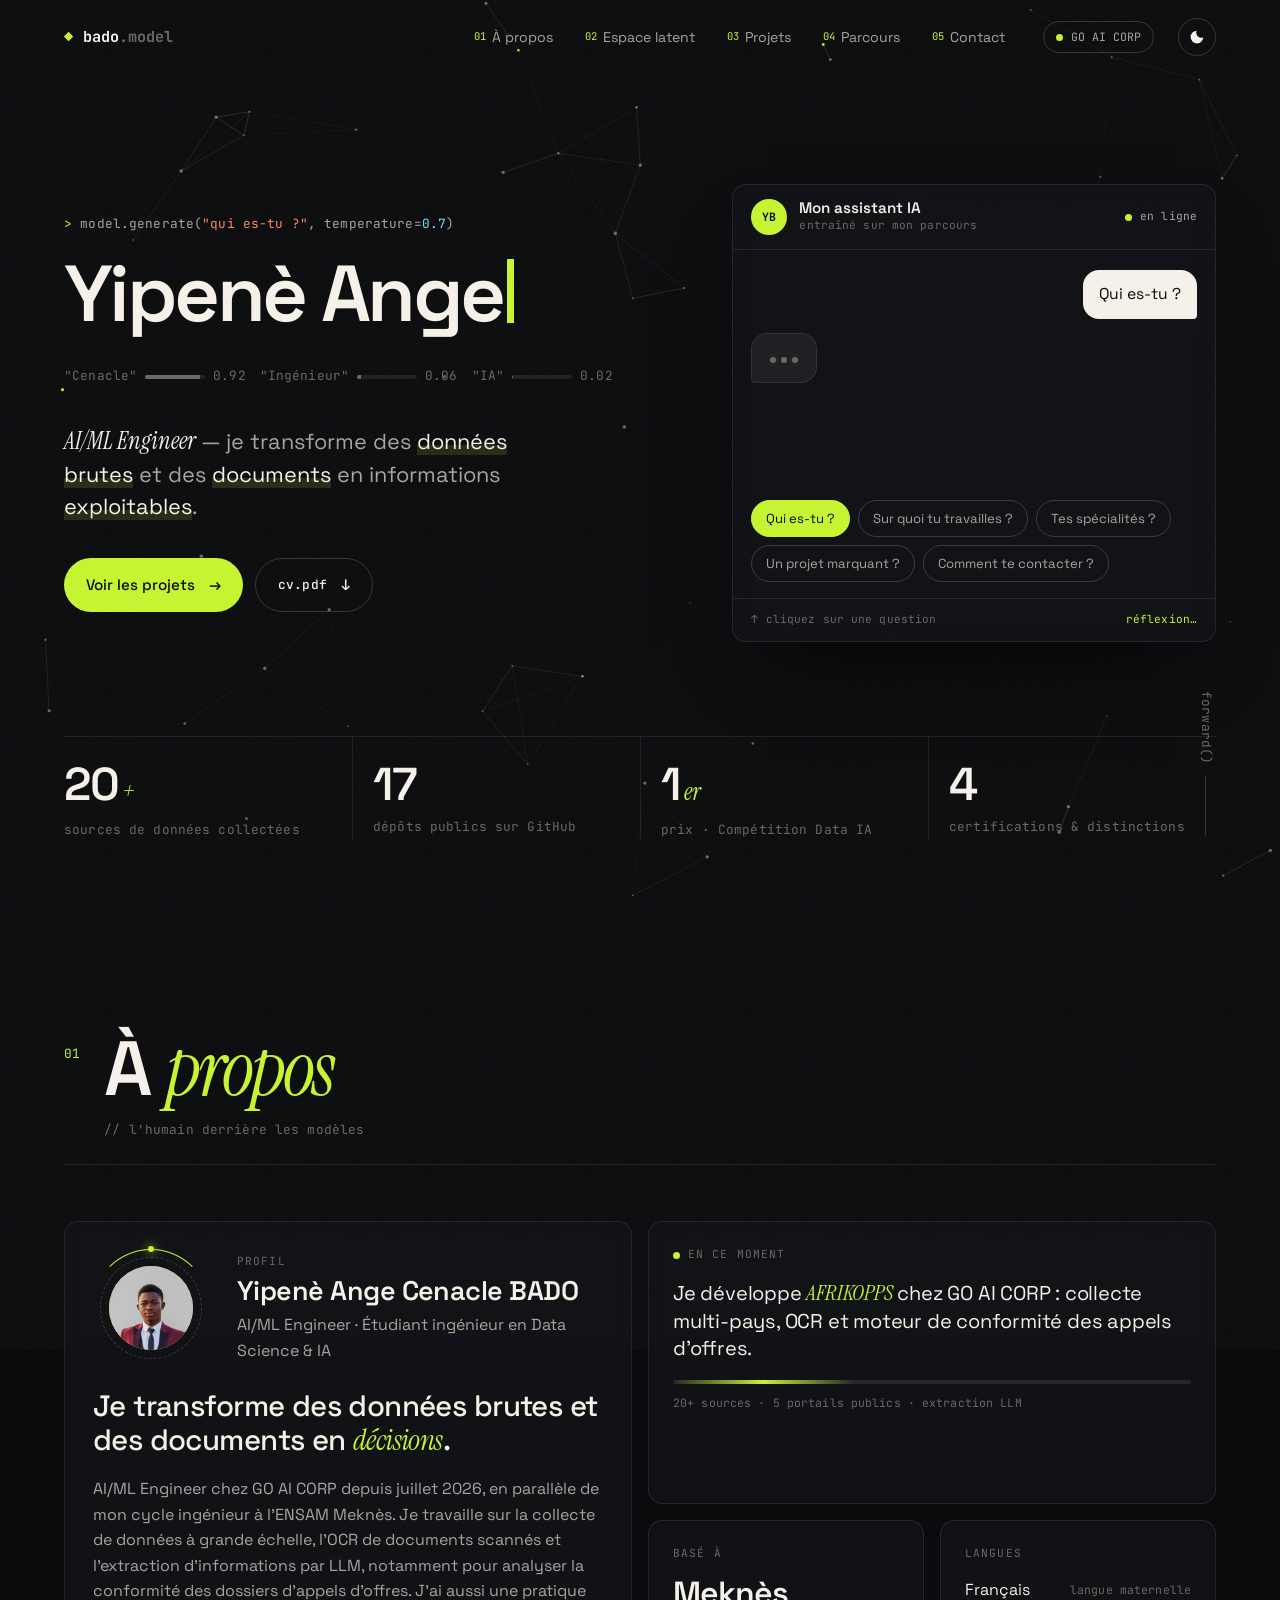
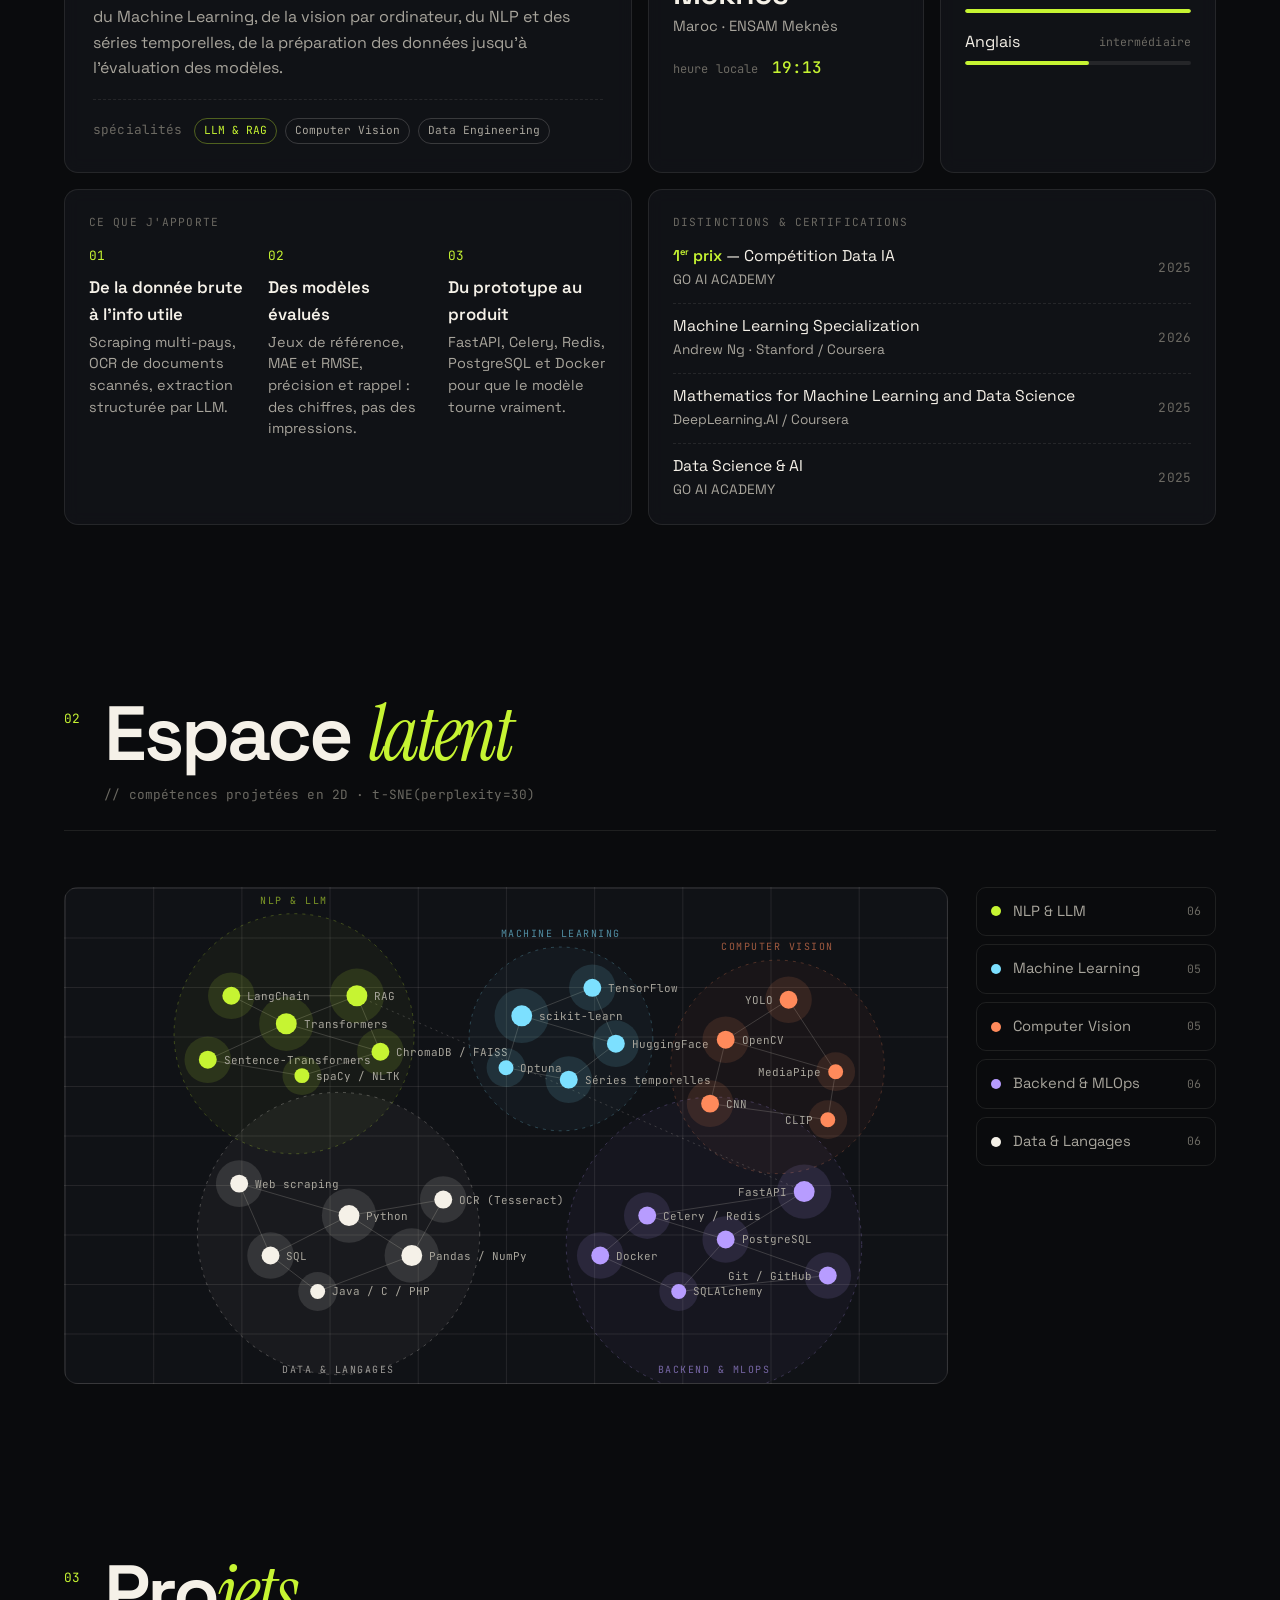
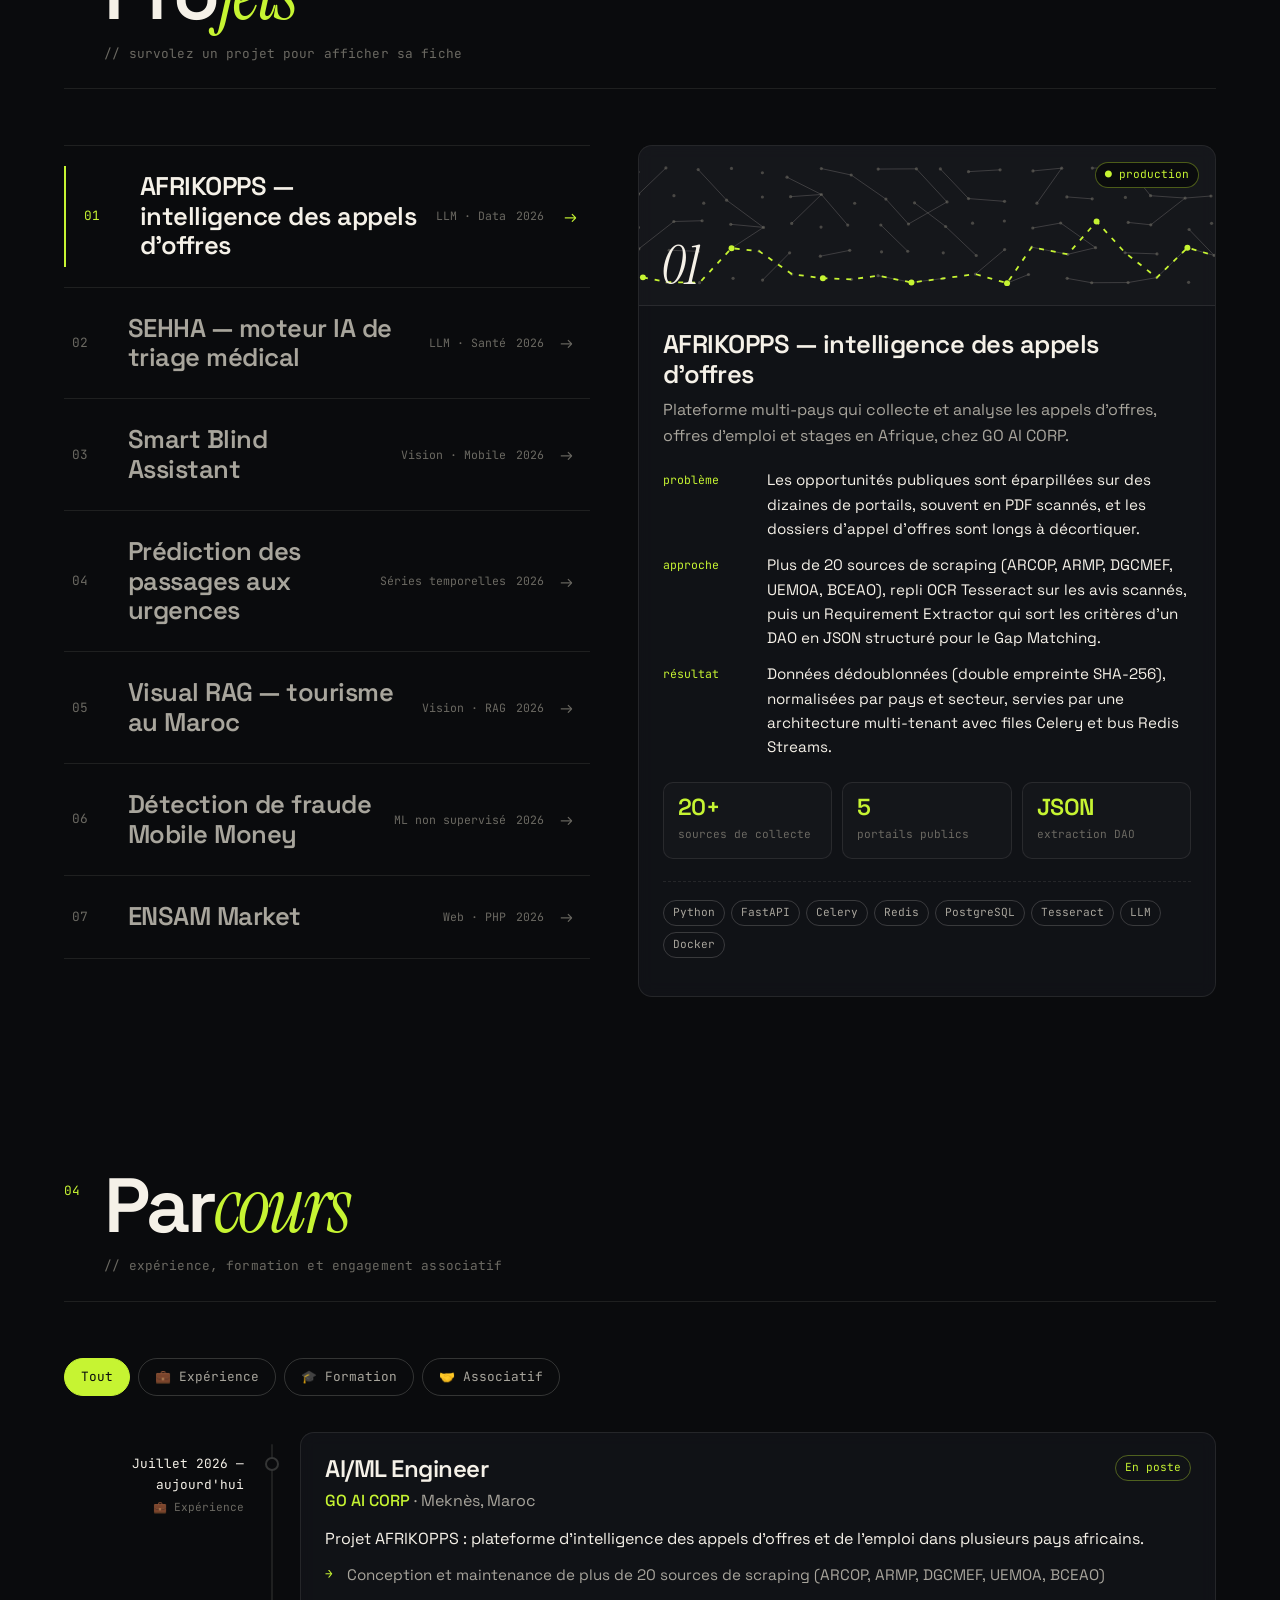
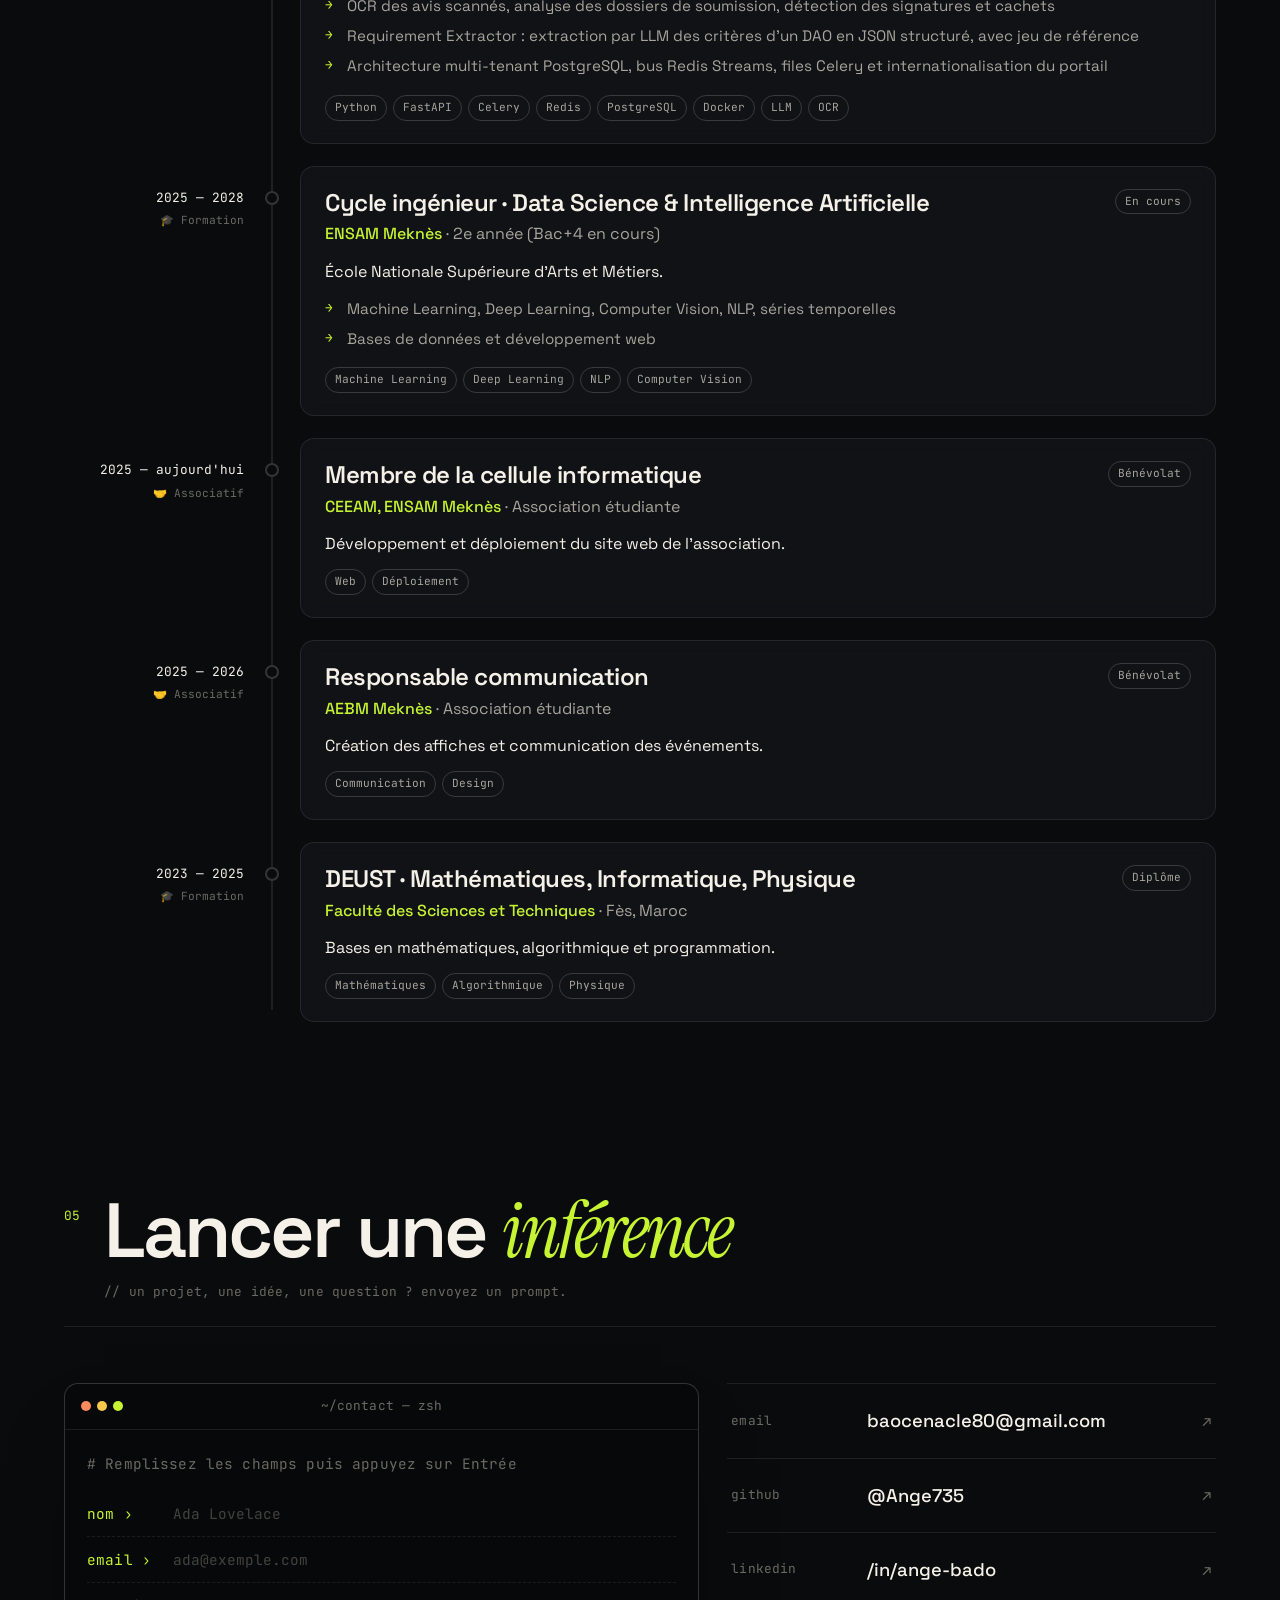
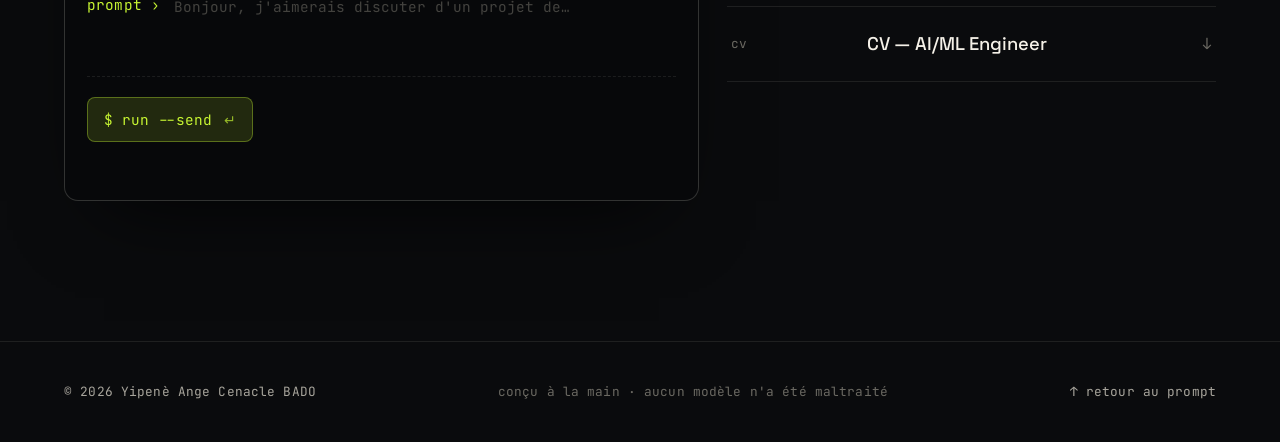
<file: index.html>
<!DOCTYPE html>
<html lang="fr">
<head>
  <meta charset="UTF-8" />
  <meta name="viewport" content="width=device-width, initial-scale=1.0" />
  <title>Yipenè Ange Cenacle BADO — AI/ML Engineer</title>
  <meta name="description" content="Portfolio de Yipenè Ange Cenacle BADO, AI/ML Engineer chez GO AI CORP et étudiant ingénieur en Data Science & IA à l'ENSAM Meknès : LLM, RAG, computer vision, data engineering." />
  <script>
    /* applique le thème mémorisé avant l'affichage (évite un flash) */
    try { document.documentElement.dataset.theme = localStorage.getItem("theme") || "dark"; }
    catch (e) { document.documentElement.dataset.theme = "dark"; }
  </script>
  <link rel="preconnect" href="https://fonts.googleapis.com" />
  <link rel="preconnect" href="https://fonts.gstatic.com" crossorigin />
  <link href="https://fonts.googleapis.com/css2?family=Instrument+Serif:ital@0;1&family=JetBrains+Mono:wght@400;500;700&family=Space+Grotesk:wght@400;500;600;700&display=swap" rel="stylesheet" />
  <link rel="stylesheet" href="css/style.css" />
  <link rel="stylesheet" href="css/sections.css" />
</head>
<body>
  <canvas id="field" aria-hidden="true"></canvas>
  <div class="grain" aria-hidden="true"></div>

  <!-- ============ NAV ============ -->
  <header class="nav">
    <a href="#top" class="nav__logo">
      <span class="nav__glyph">◆</span>
      <span>bado<span class="dim">.model</span></span>
    </a>
    <nav class="nav__links" id="navLinks">
      <a href="#about"><span class="idx">01</span>À propos</a>
      <a href="#latent"><span class="idx">02</span>Espace latent</a>
      <a href="#projects"><span class="idx">03</span>Projets</a>
      <a href="#parcours"><span class="idx">04</span>Parcours</a>
      <a href="#inference"><span class="idx">05</span>Contact</a>
    </nav>
    <div class="nav__status"><span class="pulse"></span>GO AI CORP</div>
    <button class="theme-toggle" id="themeToggle" type="button" aria-label="Passer au thème clair" title="Changer de thème">
      <svg viewBox="0 0 24 24" aria-hidden="true">
        <mask id="ttMoon">
          <rect x="-12" y="-12" width="48" height="48" fill="#fff" />
          <circle class="tt-mask" cx="18" cy="6" r="7" fill="#000" />
        </mask>
        <circle class="tt-core" cx="12" cy="12" r="8.5" mask="url(#ttMoon)" />
        <g class="tt-rays">
          <line x1="12" y1="1" x2="12" y2="3.5" /><line x1="12" y1="20.5" x2="12" y2="23" />
          <line x1="1" y1="12" x2="3.5" y2="12" /><line x1="20.5" y1="12" x2="23" y2="12" />
          <line x1="4.2" y1="4.2" x2="6" y2="6" /><line x1="18" y1="18" x2="19.8" y2="19.8" />
          <line x1="4.2" y1="19.8" x2="6" y2="18" /><line x1="18" y1="6" x2="19.8" y2="4.2" />
        </g>
      </svg>
    </button>
    <button class="nav__burger" id="burger" aria-label="Menu"><span></span><span></span></button>
  </header>

  <main id="top">
    <!-- ============ HERO ============ -->
    <section class="hero">
      <div class="hero__left">
        <p class="prompt mono">
          <span class="prompt__sym">&gt;</span> model.generate(<span class="str">"qui es-tu ?"</span>, temperature=<span class="num">0.7</span>)
        </p>

        <h1 class="hero__title" id="genName">
          <!-- tokens injectés par JS -->
        </h1>

        <div class="logits mono" id="logits" aria-hidden="true"></div>

        <p class="hero__role">
          <em>AI/ML Engineer</em> — je transforme des <span class="hl">données brutes</span>
          et des <span class="hl">documents</span> en informations <span class="hl">exploitables</span>.
        </p>

        <div class="hero__cta">
          <a href="#projects" class="btn btn--primary">
            <span>Voir les projets</span><span class="btn__arrow">→</span>
          </a>
          <a href="assets/CV.pdf" class="btn btn--ghost" download>
            <span class="mono">cv.pdf</span><span class="btn__arrow">↓</span>
          </a>
        </div>
      </div>

      <!-- Assistant IA : questions cliquables, réponses écrites en direct -->
      <aside class="hero__right">
        <div class="chat">
          <div class="chat__head">
            <div class="chat__id">
              <span class="chat__avatar mono" data-initials>··</span>
              <div>
                <b>Mon assistant IA</b>
                <span class="mono">entraîné sur mon parcours</span>
              </div>
            </div>
            <span class="chat__live mono"><span class="pulse"></span>en ligne</span>
          </div>
          <div class="chat__body" id="chatBody" aria-live="polite"></div>
          <div class="chat__chips" id="chatChips" aria-label="Questions suggérées"></div>
          <div class="chat__foot mono">
            <span>↑ cliquez sur une question</span><span id="chatStats">—</span>
          </div>
        </div>
      </aside>

      <div class="hero__metrics">
        <div class="metric"><span class="metric__val" data-count="20">0</span><span class="metric__unit">+</span><span class="metric__lbl mono">sources de données collectées</span></div>
        <div class="metric"><span class="metric__val" data-count="17">0</span><span class="metric__unit"></span><span class="metric__lbl mono">dépôts publics sur GitHub</span></div>
        <div class="metric"><span class="metric__val" data-count="1">0</span><span class="metric__unit">er</span><span class="metric__lbl mono">prix · Compétition Data IA</span></div>
        <div class="metric"><span class="metric__val" data-count="4">0</span><span class="metric__unit"></span><span class="metric__lbl mono">certifications & distinctions</span></div>
      </div>

      <a href="#about" class="scroll-hint mono" aria-label="Défiler">
        <span>forward()</span><span class="scroll-hint__line"></span>
      </a>
    </section>

    <!-- ============ 01 À PROPOS (bento) ============ -->
    <section class="section" id="about">
      <header class="section__head">
        <span class="section__idx mono">01</span>
        <h2 class="section__title">À <em>propos</em></h2>
        <p class="section__sub mono">// l'humain derrière les modèles</p>
      </header>

      <div class="bento" id="bento">
        <article class="tile tile--bio reveal">
          <div class="bio__top">
            <div class="avatar">
              <img src="assets/photo.jpg" alt="Portrait de Yipenè Ange Cenacle BADO" width="512" height="512" />
              <i aria-hidden="true"></i><i aria-hidden="true"></i><i aria-hidden="true"></i>
            </div>
            <div>
              <p class="tile__label mono">profil</p>
              <h3 class="bio__name" data-fullname>Yipenè Ange Cenacle BADO</h3>
              <p class="bio__role">AI/ML Engineer · Étudiant ingénieur en Data Science &amp; IA</p>
            </div>
          </div>
          <p class="bio__lead">Je transforme des données brutes et des documents en <em>décisions</em>.</p>
          <p class="bio__text">
            AI/ML Engineer chez GO AI CORP depuis juillet 2026, en parallèle de mon cycle ingénieur
            à l'ENSAM Meknès. Je travaille sur la collecte de données à grande échelle, l'OCR de
            documents scannés et l'extraction d'informations par LLM, notamment pour analyser la
            conformité des dossiers d'appels d'offres. J'ai aussi une pratique du Machine Learning,
            de la vision par ordinateur, du NLP et des séries temporelles, de la préparation des
            données jusqu'à l'évaluation des modèles.
          </p>
          <div class="bio__open">
            <span class="mono dim">spécialités</span>
            <span class="tag tag--ok">LLM &amp; RAG</span><span class="tag">Computer Vision</span><span class="tag">Data Engineering</span>
          </div>
        </article>

        <article class="tile tile--now reveal">
          <p class="tile__label mono"><span class="pulse"></span>en ce moment</p>
          <p class="now__text">Je développe <em>AFRIKOPPS</em> chez GO AI CORP : collecte multi-pays, OCR et moteur de conformité des appels d'offres.</p>
          <div class="now__bar" aria-hidden="true"><i></i></div>
          <p class="mono dim now__hint">20+ sources · 5 portails publics · extraction LLM</p>
        </article>

        <article class="tile tile--place reveal">
          <p class="tile__label mono">basé à</p>
          <p class="place__city">Meknès</p>
          <p class="place__country">Maroc · ENSAM Meknès</p>
          <p class="place__time mono"><span class="dim">heure locale</span> <b id="localTime" data-tz="Africa/Casablanca">--:--</b></p>
        </article>

        <article class="tile tile--lang reveal">
          <p class="tile__label mono">langues</p>
          <ul class="langs">
            <li><span>Français</span><span class="bar"><i style="--v: 1"></i></span><span class="mono dim">langue maternelle</span></li>
            <li><span>Anglais</span><span class="bar"><i style="--v: .55"></i></span><span class="mono dim">intermédiaire</span></li>
          </ul>
        </article>

        <article class="tile tile--values reveal">
          <p class="tile__label mono">ce que j'apporte</p>
          <ol class="values">
            <li><span class="values__n mono">01</span><div><b>De la donnée brute à l'info utile</b><p>Scraping multi-pays, OCR de documents scannés, extraction structurée par LLM.</p></div></li>
            <li><span class="values__n mono">02</span><div><b>Des modèles évalués</b><p>Jeux de référence, MAE et RMSE, précision et rappel : des chiffres, pas des impressions.</p></div></li>
            <li><span class="values__n mono">03</span><div><b>Du prototype au produit</b><p>FastAPI, Celery, Redis, PostgreSQL et Docker pour que le modèle tourne vraiment.</p></div></li>
          </ol>
        </article>

        <article class="tile tile--awards reveal">
          <p class="tile__label mono">distinctions &amp; certifications</p>
          <ul class="awards">
            <li>
              <span class="awards__what"><b>1<sup>er</sup> prix</b> — Compétition Data IA</span>
              <span class="awards__who">GO AI ACADEMY</span><span class="mono awards__year">2025</span>
            </li>
            <li>
              <span class="awards__what">Machine Learning Specialization</span>
              <span class="awards__who">Andrew Ng · Stanford / Coursera</span><span class="mono awards__year">2026</span>
            </li>
            <li>
              <span class="awards__what">Mathematics for Machine Learning and Data Science</span>
              <span class="awards__who">DeepLearning.AI / Coursera</span><span class="mono awards__year">2025</span>
            </li>
            <li>
              <span class="awards__what">Data Science &amp; AI</span>
              <span class="awards__who">GO AI ACADEMY</span><span class="mono awards__year">2025</span>
            </li>
          </ul>
        </article>
      </div>
    </section>

    <!-- ============ 02 LATENT SPACE ============ -->
    <section class="section" id="latent">
      <header class="section__head">
        <span class="section__idx mono">02</span>
        <h2 class="section__title">Espace <em>latent</em></h2>
        <p class="section__sub mono">// compétences projetées en 2D · t-SNE(perplexity=30)</p>
      </header>

      <div class="latent reveal">
        <div class="latent__plot" id="latentPlot">
          <svg id="latentSvg" role="img" aria-label="Carte des compétences"></svg>
          <div class="latent__tip mono" id="latentTip"></div>
        </div>
        <div class="latent__legend" id="latentLegend"></div>
      </div>
    </section>

    <!-- ============ 03 PROJETS (liste + fiche) ============ -->
    <section class="section" id="projects">
      <header class="section__head">
        <span class="section__idx mono">03</span>
        <h2 class="section__title">Pro<em>jets</em></h2>
        <p class="section__sub mono">// survolez un projet pour afficher sa fiche</p>
      </header>

      <div class="proj reveal">
        <ol class="proj__list" id="projList"><!-- injecté par JS --></ol>
        <div class="proj__panel" id="projPanel" aria-live="polite"></div>
      </div>
    </section>

    <!-- ============ 04 PARCOURS (frise) ============ -->
    <section class="section" id="parcours">
      <header class="section__head">
        <span class="section__idx mono">04</span>
        <h2 class="section__title">Par<em>cours</em></h2>
        <p class="section__sub mono">// expérience, formation et engagement associatif</p>
      </header>

      <div class="path-filter mono" id="pathFilter" role="group" aria-label="Filtrer le parcours">
        <button type="button" class="is-active" data-f="all">Tout</button>
        <button type="button" data-f="work">💼 Expérience</button>
        <button type="button" data-f="edu">🎓 Formation</button>
        <button type="button" data-f="assoc">🤝 Associatif</button>
      </div>

      <div class="path" id="path">
        <div class="path__rail" aria-hidden="true"><i id="pathFill"></i></div>
        <ol class="path__list" id="pathList"><!-- injecté par JS --></ol>
      </div>
    </section>

    <!-- ============ 05 INFERENCE / CONTACT ============ -->
    <section class="section" id="inference">
      <header class="section__head">
        <span class="section__idx mono">05</span>
        <h2 class="section__title">Lancer une <em>inférence</em></h2>
        <p class="section__sub mono">// un projet, une idée, une question ? envoyez un prompt.</p>
      </header>

      <div class="contact">
        <form class="term reveal" id="termForm" autocomplete="off">
          <div class="term__bar mono">
            <span class="dots"><i></i><i></i><i></i></span>
            <span>~/contact — zsh</span>
            <span></span>
          </div>
          <div class="term__body mono">
            <p class="dim"># Remplissez les champs puis appuyez sur Entrée</p>
            <label class="term__line">
              <span class="term__ps">nom ›</span>
              <input name="name" required placeholder="Ada Lovelace" />
            </label>
            <label class="term__line">
              <span class="term__ps">email ›</span>
              <input name="email" type="email" required placeholder="ada@exemple.com" />
            </label>
            <label class="term__line term__line--area">
              <span class="term__ps">prompt ›</span>
              <textarea name="message" rows="3" required placeholder="Bonjour, j'aimerais discuter d'un projet de…"></textarea>
            </label>
            <button type="submit" class="term__run">
              <span>$ run --send</span><kbd>↵</kbd>
            </button>
            <div class="term__out" id="termOut" aria-live="polite"></div>
          </div>
        </form>

        <div class="links reveal">
          <a href="mailto:baocenacle80@gmail.com" class="link">
            <span class="link__k mono">email</span><span class="link__v">baocenacle80@gmail.com</span><span class="link__a">↗</span>
          </a>
          <a href="https://github.com/Ange735" target="_blank" rel="noopener" class="link">
            <span class="link__k mono">github</span><span class="link__v">@Ange735</span><span class="link__a">↗</span>
          </a>
          <a href="https://www.linkedin.com/in/ange-bado" target="_blank" rel="noopener" class="link">
            <span class="link__k mono">linkedin</span><span class="link__v">/in/ange-bado</span><span class="link__a">↗</span>
          </a>
          <a href="assets/CV.pdf" download class="link">
            <span class="link__k mono">cv</span><span class="link__v">CV — AI/ML Engineer</span><span class="link__a">↓</span>
          </a>
        </div>
      </div>
    </section>
  </main>

  <footer class="footer mono">
    <span>© <span id="year"></span> <span data-fullname>Yipenè Ange Cenacle BADO</span></span>
    <span class="dim">conçu à la main · aucun modèle n'a été maltraité</span>
    <a href="#top">↑ retour au prompt</a>
  </footer>

  <script src="js/data.js"></script>
  <script src="js/hero.js"></script>
  <script src="js/sections.js"></script>
</body>
</html>
</file>
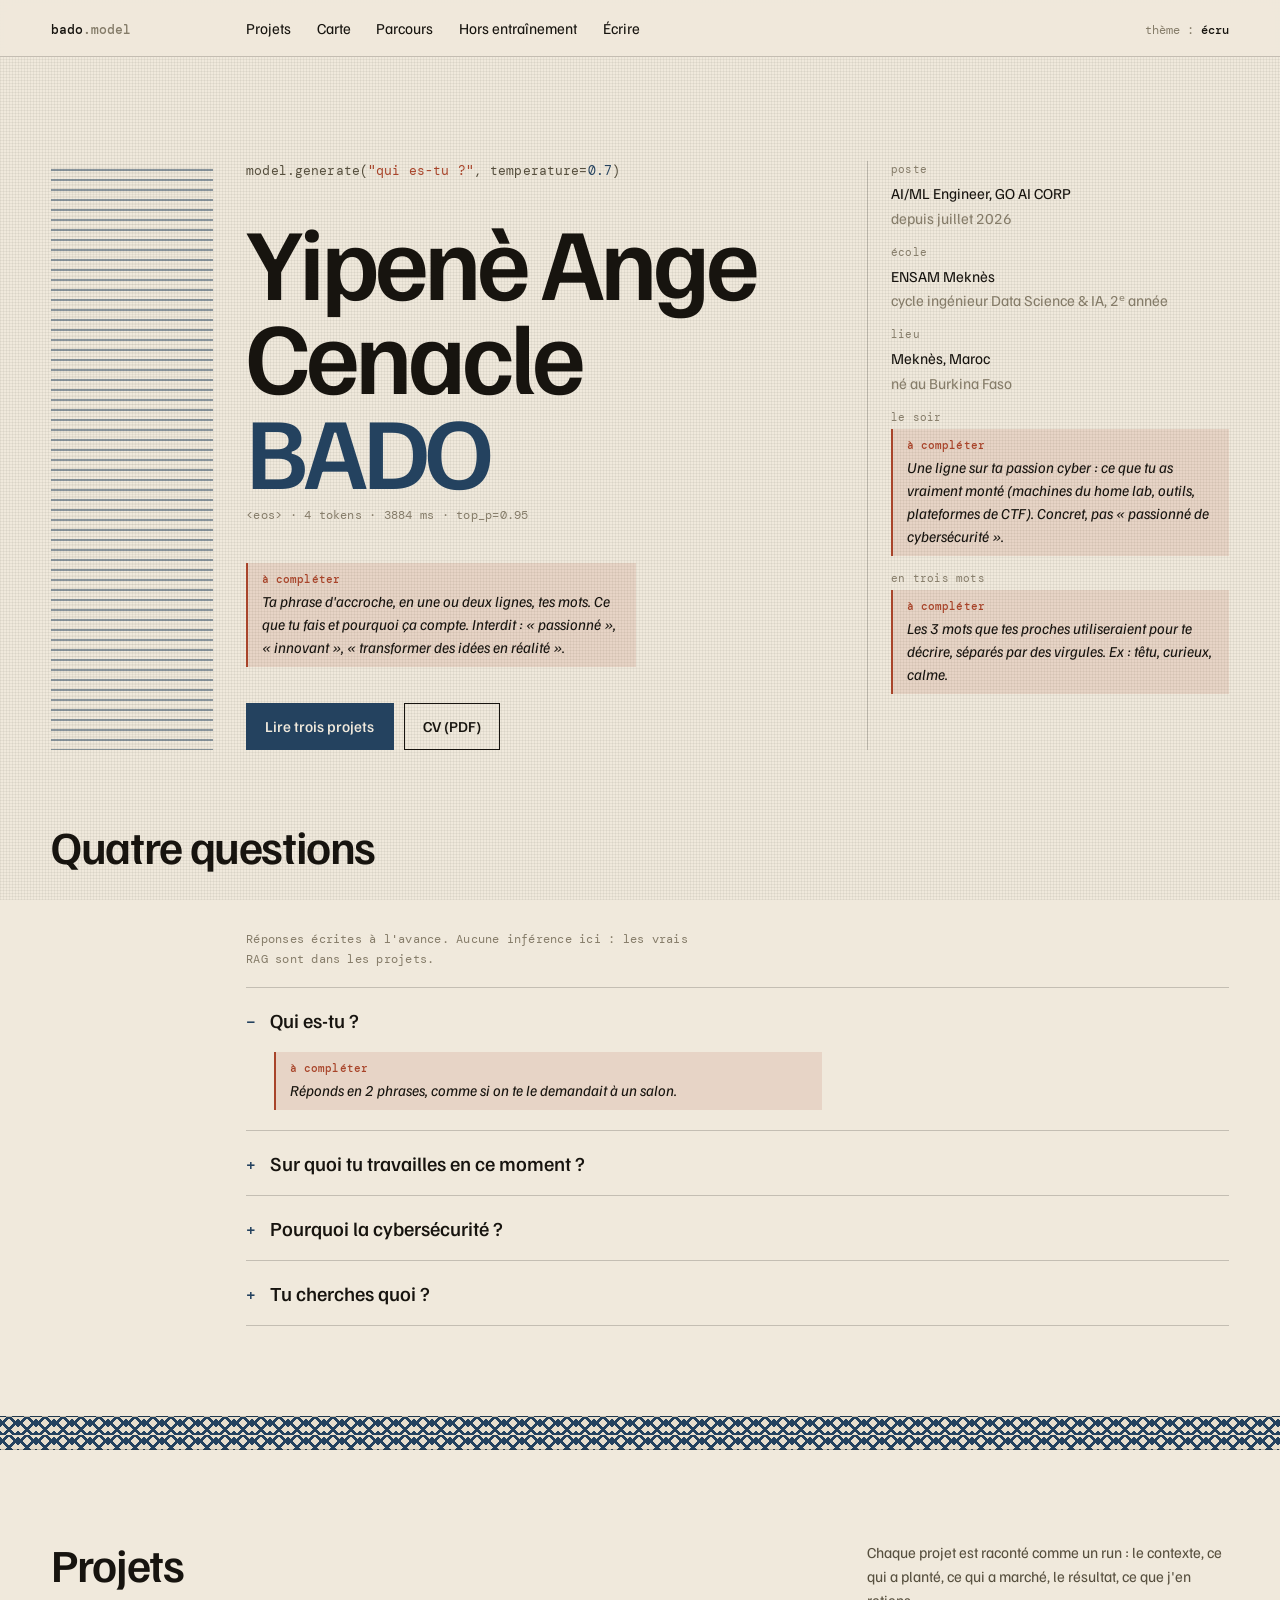
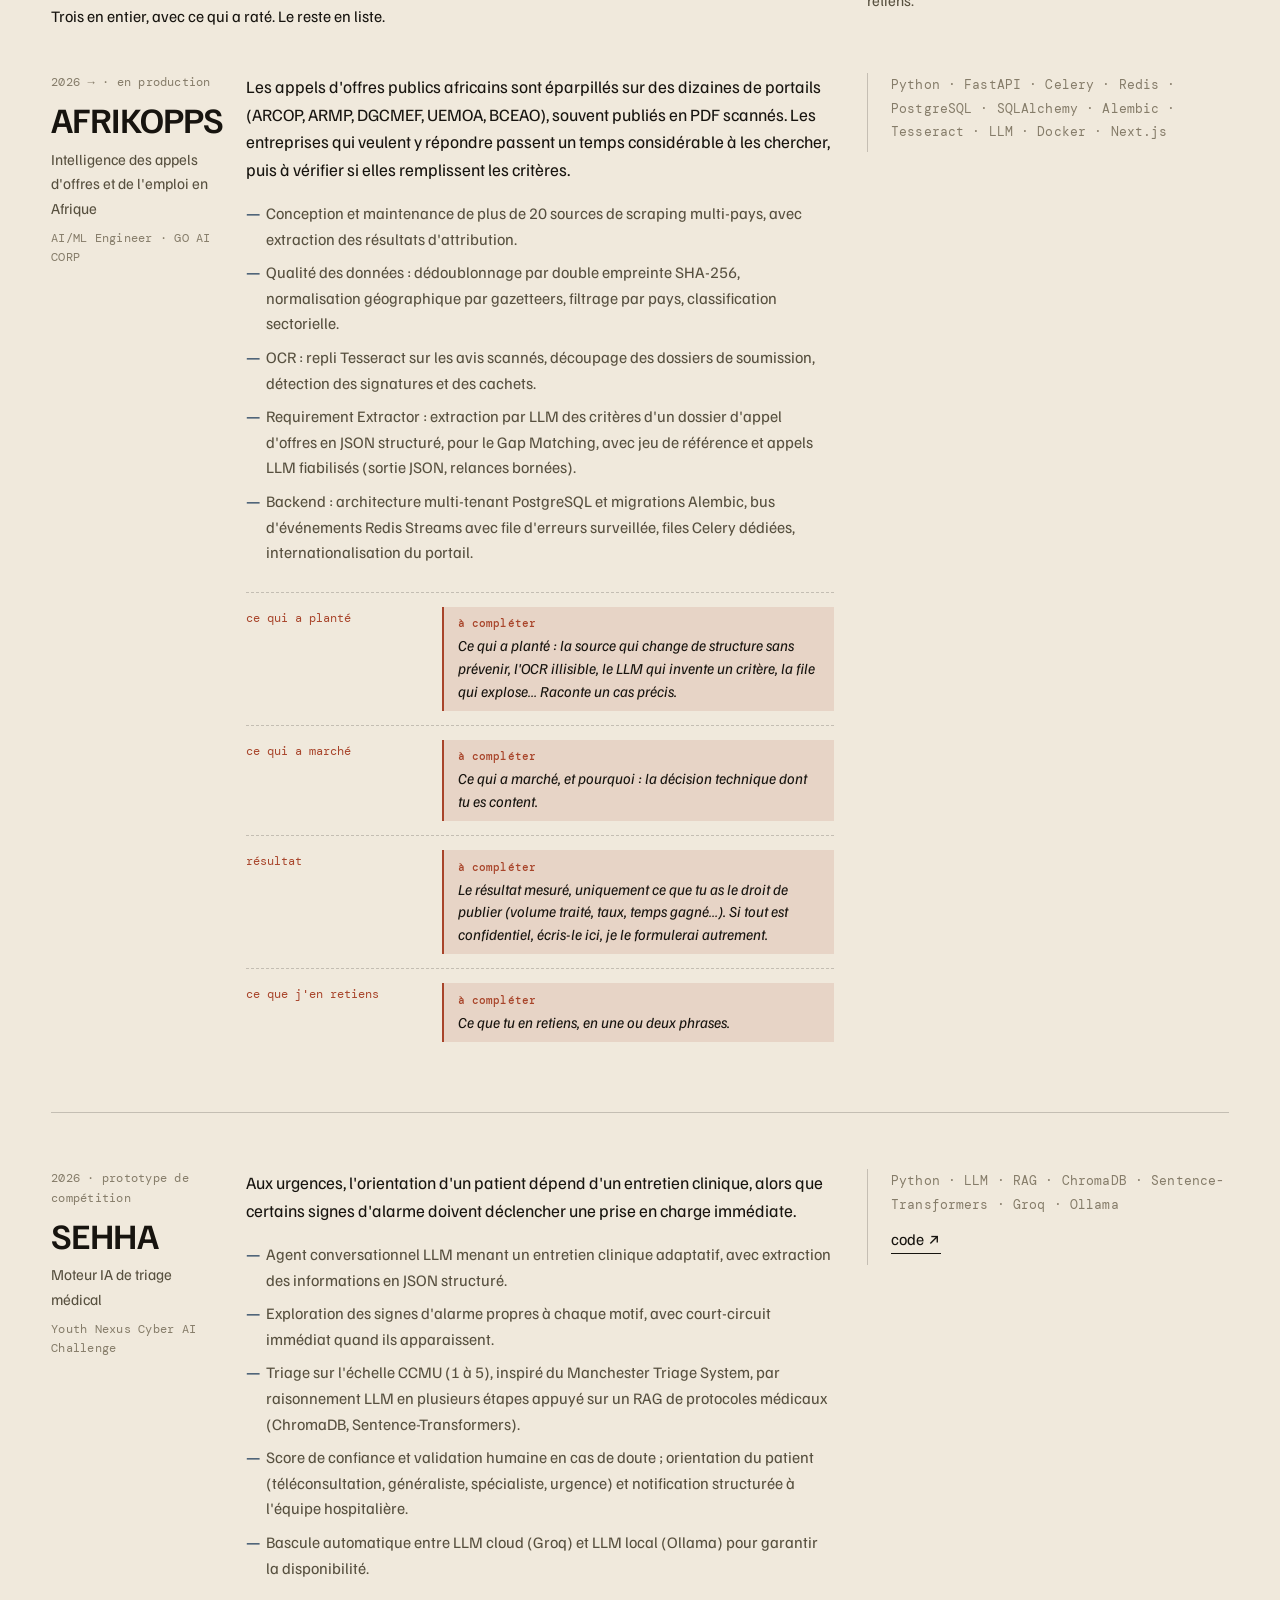
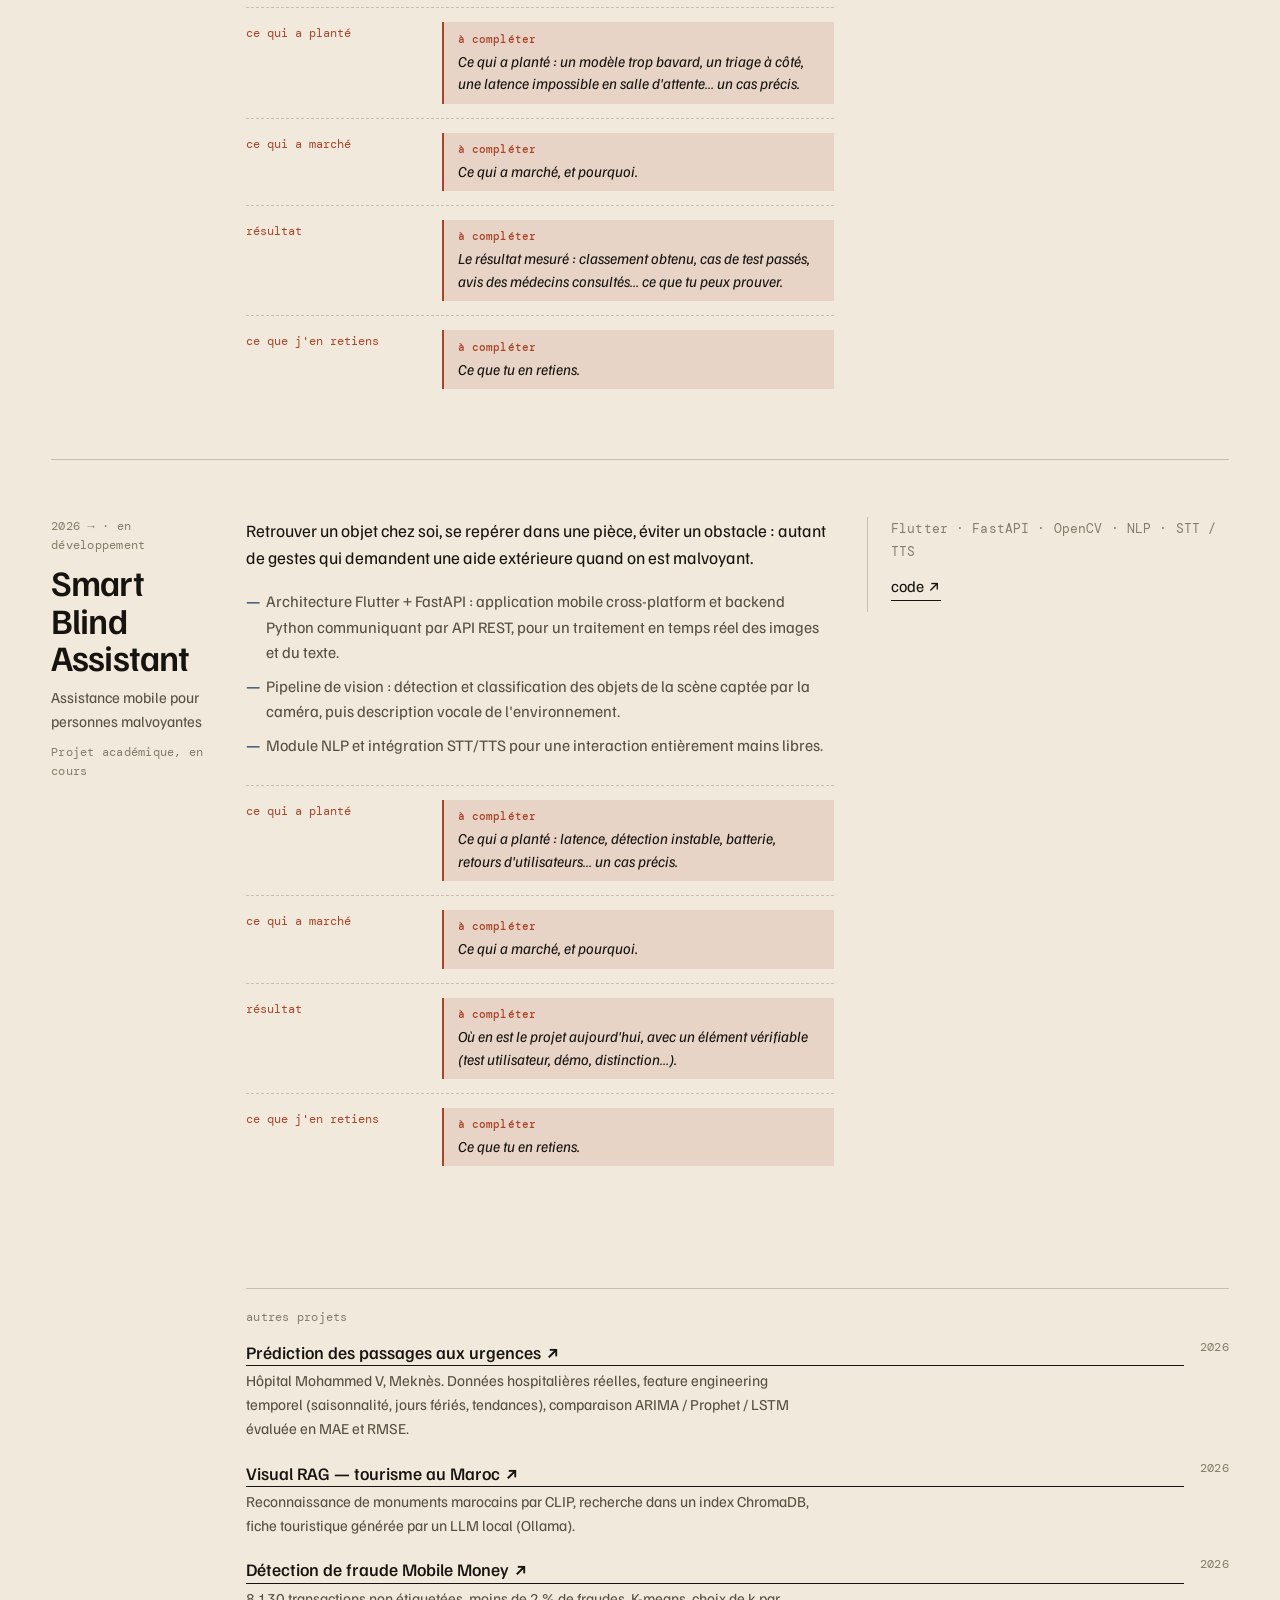
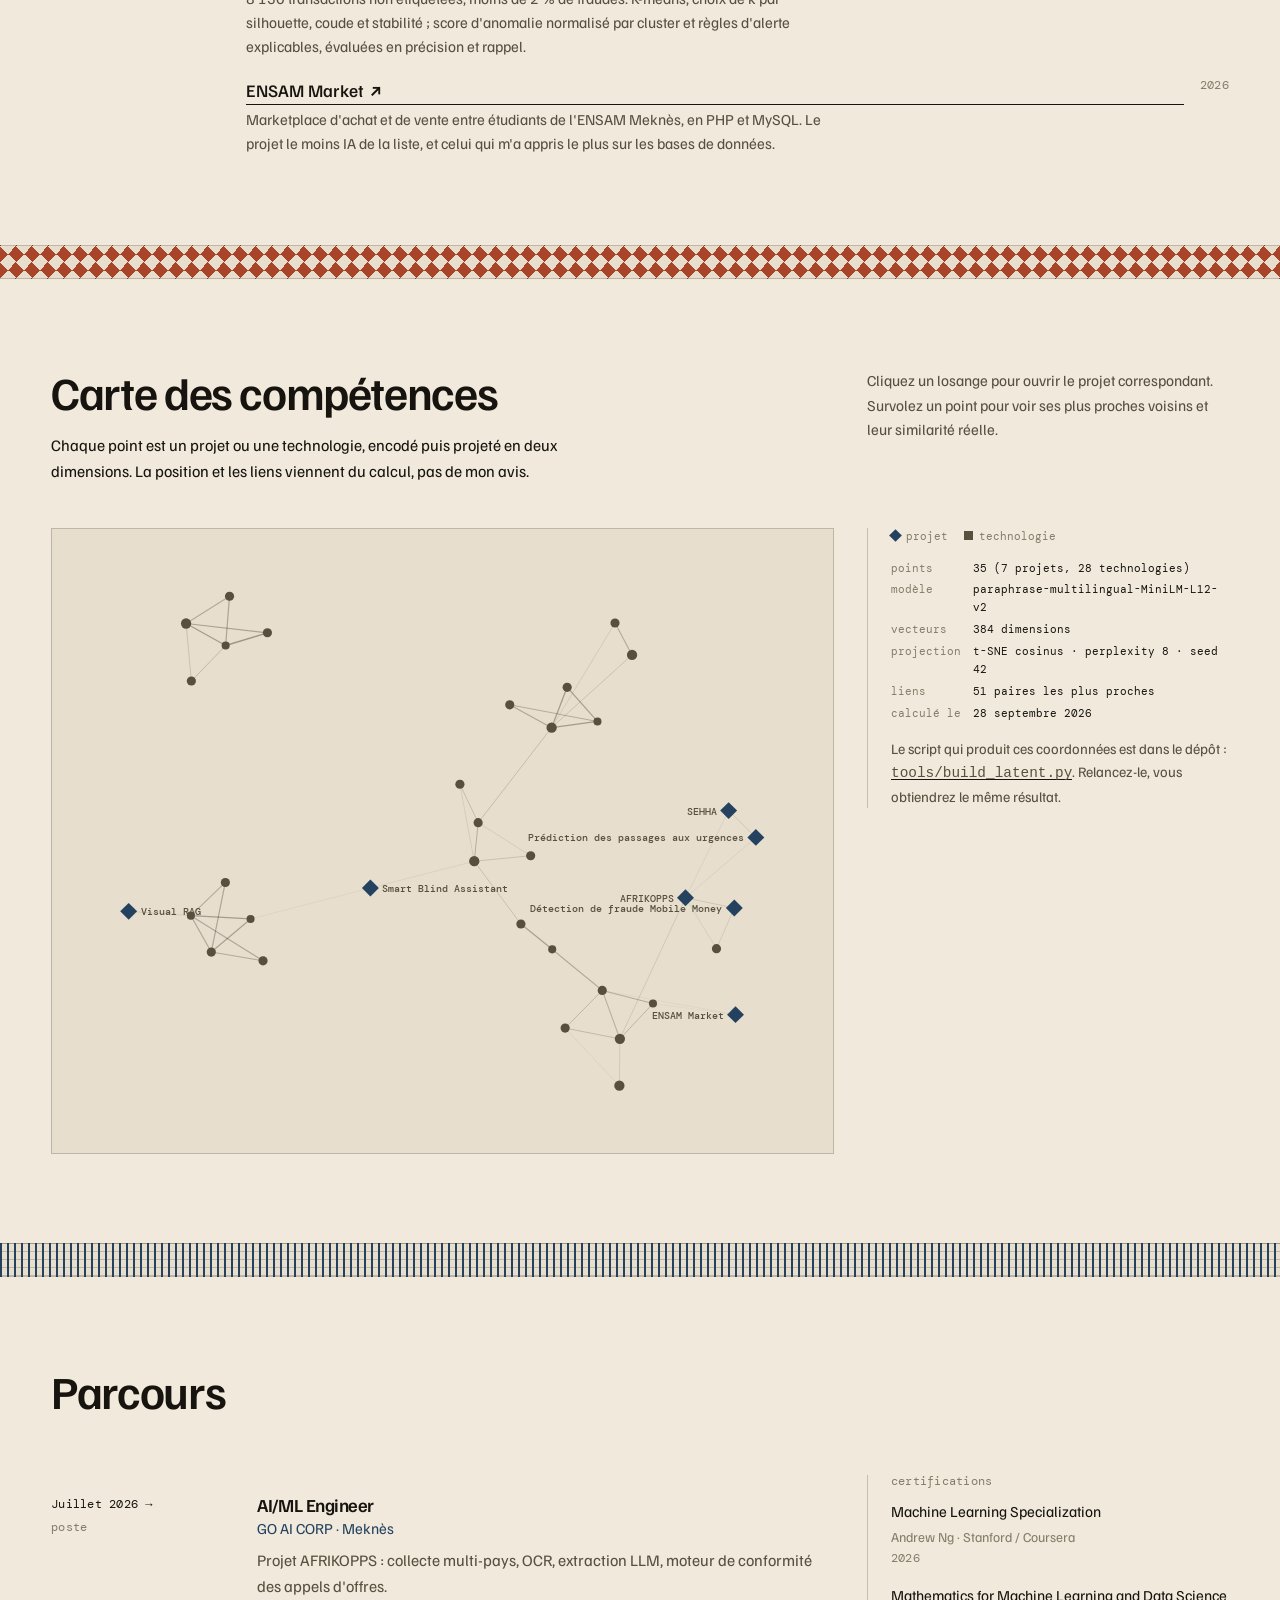
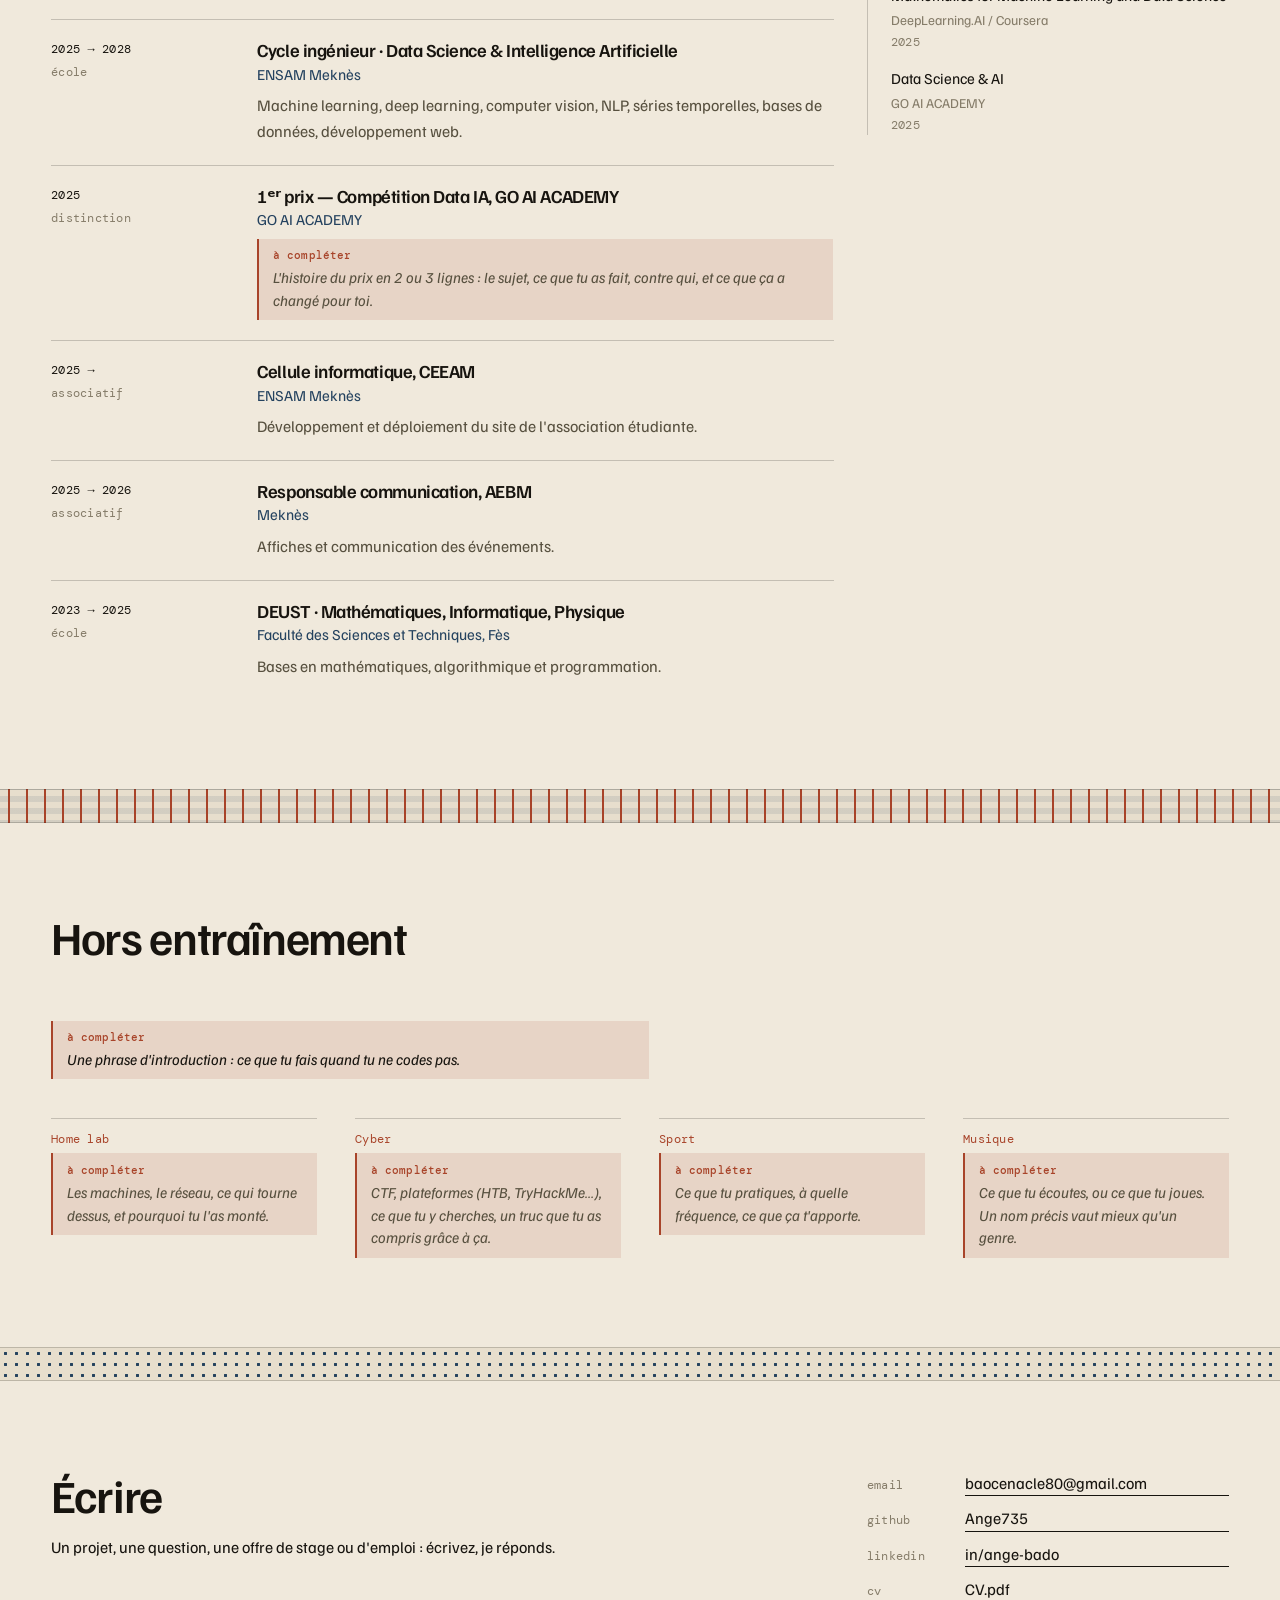
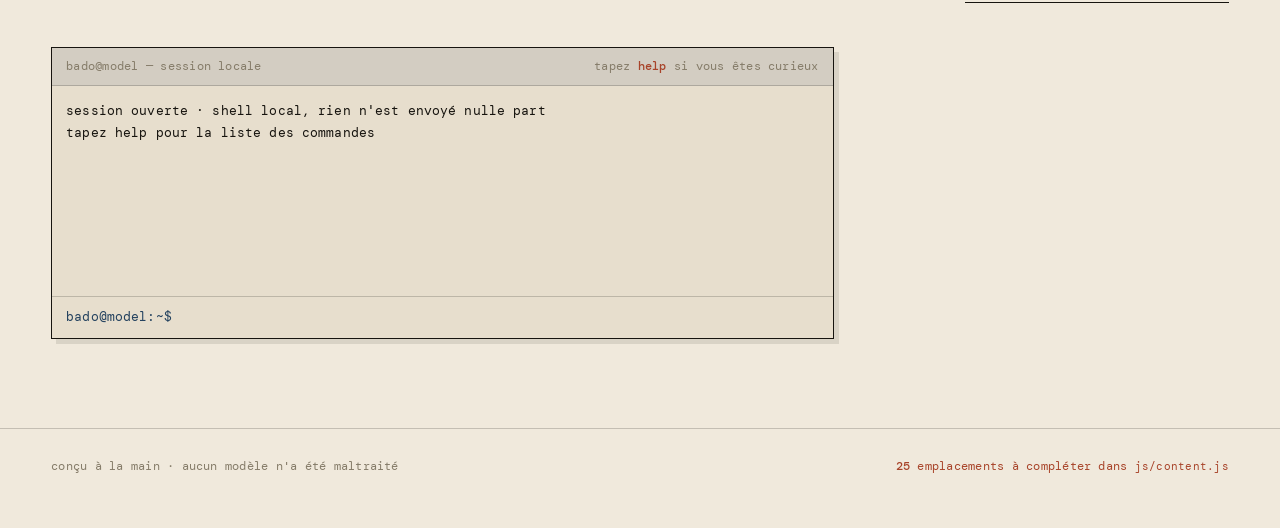
<file: preview.html>
<!DOCTYPE html>
<html lang="fr">
<head>
  <meta charset="UTF-8" />
  <meta name="viewport" content="width=device-width, initial-scale=1" />
  <title>Aperçu refonte — Yipenè Ange Cenacle BADO</title>
  <meta name="robots" content="noindex" />
  <script>
    try {
      var forced = new URLSearchParams(location.search).get("theme");
      document.documentElement.dataset.theme = forced || localStorage.getItem("theme") || "light";
    } catch (e) { document.documentElement.dataset.theme = "light"; }
  </script>
  <link rel="preconnect" href="https://fonts.googleapis.com" />
  <link rel="preconnect" href="https://fonts.gstatic.com" crossorigin />
  <link href="https://fonts.googleapis.com/css2?family=DM+Mono:wght@400;500&family=Familjen+Grotesk:wght@400;500;600;700&display=swap" rel="stylesheet" />
  <link rel="stylesheet" href="css/weave.css" />
  <link rel="stylesheet" href="css/pages.css" />
</head>
<body>
  <a href="#contenu" class="skip-link">Aller au contenu</a>

  <header class="site-head weave">
    <a href="#" class="site-head__name">bado<span class="dim">.model</span></a>
    <nav class="site-head__nav" aria-label="Sections">
      <a href="#projets">Projets</a>
      <a href="#carte">Carte</a>
      <a href="#parcours">Parcours</a>
      <a href="#hors-entrainement">Hors entraînement</a>
      <a href="#contact">Écrire</a>
    </nav>
    <button class="site-head__theme" id="themeToggle" type="button">
      thème : <b data-theme-label>écru</b>
    </button>
  </header>

  <main id="contenu">
    <!-- ============ ACCUEIL ============ -->
    <section class="hero weave">
      <div class="hero__warp warp" aria-hidden="true"></div>

      <div class="hero__main">
        <p class="hero__prompt mono">model.generate(<span class="str">"qui es-tu ?"</span>, temperature=<span class="num">0.7</span>)</p>
        <h1 class="hero__name display" id="heroName"></h1>
        <p class="hero__eos meta">&lt;eos&gt; · 4 tokens · 3884 ms · top_p=0.95</p>
        <div id="heroAccroche"></div>
        <div class="hero__cta">
          <a class="btn btn--solid" href="#projets">Lire trois projets</a>
          <a class="btn" href="assets/CV.pdf" download>CV (PDF)</a>
        </div>
      </div>

      <aside class="hero__side" id="heroSide"></aside>
    </section>

    <!-- ============ QUESTIONS / RÉPONSES ============ -->
    <section class="section section--tight weave" id="questions">
      <div class="section__head">
        <h2 class="section__title title">Quatre questions</h2>
      </div>
      <div class="qa" id="assistant"></div>
    </section>

    <div class="band band--chevron" role="presentation"></div>

    <!-- ============ PROJETS ============ -->
    <section class="section weave" id="projets">
      <div class="section__head">
        <h2 class="section__title title">Projets</h2>
        <p>Trois en entier, avec ce qui a raté. Le reste en liste.</p>
      </div>
      <div class="section__note">
        <p>Chaque projet est raconté comme un run : le contexte, ce qui a planté, ce qui a marché, le résultat, ce que j'en retiens.</p>
      </div>
      <div class="projets" id="projets-liste"></div>
      <div class="autres-bloc">
        <h3 class="autres__titre meta">autres projets</h3>
        <ul class="autres" id="autres"></ul>
      </div>
    </section>

    <div class="band band--losange" role="presentation"></div>

    <!-- ============ CARTE ============ -->
    <section class="section weave" id="carte">
      <div class="section__head">
        <h2 class="section__title title">Carte des compétences</h2>
        <p>Chaque point est un projet ou une technologie, encodé puis projeté en deux dimensions. La position et les liens viennent du calcul, pas de mon avis.</p>
      </div>
      <div class="section__note">
        <p>Cliquez un losange pour ouvrir le projet correspondant. Survolez un point pour voir ses plus proches voisins et leur similarité réelle.</p>
      </div>
      <div class="map">
        <div class="map__frame" id="mapFrame">
          <svg class="map__svg" id="mapSvg" role="img" aria-label="Projection en deux dimensions des projets et des compétences"></svg>
          <div class="map__tip" id="mapTip" hidden></div>
        </div>
      </div>
      <div class="map__caption">
        <div class="map__legend">
          <span><i class="is-project"></i>projet</span>
          <span><i></i>technologie</span>
        </div>
        <dl id="mapMeta"></dl>
        <p>
          Le script qui produit ces coordonnées est dans le dépôt :
          <a class="link-underline" href="https://github.com/Ange735/Ange735.github.io/blob/main/tools/build_latent.py"><code>tools/build_latent.py</code></a>.
          Relancez-le, vous obtiendrez le même résultat.
        </p>
      </div>
    </section>

    <div class="band band--rails" role="presentation"></div>

    <!-- ============ PARCOURS ============ -->
    <section class="section weave" id="parcours">
      <div class="section__head">
        <h2 class="section__title title">Parcours</h2>
      </div>
      <ol class="etapes" id="parcours-liste"></ol>
      <div class="certifs" id="certifs"></div>
    </section>

    <div class="band band--dents" role="presentation"></div>

    <!-- ============ HORS ENTRAÎNEMENT ============ -->
    <section class="section weave" id="hors-entrainement">
      <div class="section__head">
        <h2 class="section__title title">Hors entraînement</h2>
      </div>
      <div class="hors" id="hors"></div>
    </section>

    <div class="band band--pointille" role="presentation"></div>

    <!-- ============ ÉCRIRE ============ -->
    <section class="section weave" id="contact">
      <div class="section__head">
        <h2 class="section__title title">Écrire</h2>
        <p>Un projet, une question, une offre de stage ou d'emploi : écrivez, je réponds.</p>
      </div>
      <div class="section__note">
        <ul class="contact-list" id="contactList"></ul>
      </div>

      <div class="shell" id="shell">
        <div class="shell__bar meta">
          <span>bado@model — session locale</span>
          <span class="dim">tapez <b>help</b> si vous êtes curieux</span>
        </div>
        <div class="shell__out mono" id="shellOut" role="log" aria-live="polite" aria-label="Sortie du terminal"></div>
        <form class="shell__line" id="shellForm">
          <label class="shell__ps mono" for="shellInput">bado@model:~$</label>
          <input class="mono" id="shellInput" name="cmd" autocomplete="off" spellcheck="false" />
          <button class="visually-hidden" type="submit">Exécuter</button>
        </form>
      </div>
    </section>
  </main>

  <footer class="site-foot weave">
    <p class="site-foot__left meta">conçu à la main · aucun modèle n'a été maltraité</p>
    <p class="site-foot__right meta" id="todoCount"></p>
  </footer>

  <script src="js/content.js"></script>
  <script src="js/render.js"></script>
  <script src="js/site.js"></script>
</body>
</html>
</file>
<file: css/style.css>
/* =========================================================
   PORTFOLIO IA — style principal
   (base, navigation, accueil, assistant, À propos)
   ========================================================= */
:root {
  --bg: #0A0B0D;
  --bg-2: #111317;
  --panel: rgba(20, 22, 27, 0.72);
  --line: rgba(245, 241, 232, 0.09);
  --line-2: rgba(245, 241, 232, 0.18);
  --ink: #F5F1E8;
  --ink-2: #A8A59C;
  --ink-3: #6B6962;
  --acid: #C6F432;
  --acid-d: rgba(198, 244, 50, 0.14);
  --coral: #FF8A5B;
  --cyan: #7CE0FF;
  --violet: #B79CFF;
  --acid-fill: #C6F432;
  --on-acid: #0A0B0D;
  --acid-border: rgba(198, 244, 50, 0.35);
  --glow: rgba(198, 244, 50, 0.08);
  --glow-soft: rgba(198, 244, 50, 0.03);
  --hover: rgba(245, 241, 232, 0.06);
  --tint: rgba(245, 241, 232, 0.02);
  --nav-bg: rgba(10, 11, 13, 0.78);
  --nav-bg-solid: rgba(10, 11, 13, 0.96);
  --term-bg: #07080A;
  --shadow: rgba(0, 0, 0, 0.85);
  --grain-opacity: .05;
  /* couleurs du champ neuronal (triplets RGB lus par le JS) */
  --field-ink: 245, 241, 232;
  --field-hot: 198, 244, 50;
  --field-alpha: 1;
  color-scheme: dark;

  --f-sans: "Space Grotesk", system-ui, sans-serif;
  --f-serif: "Instrument Serif", Georgia, serif;
  --f-mono: "JetBrains Mono", ui-monospace, monospace;

  --gutter: clamp(20px, 5vw, 72px);
  --radius: 14px;
  --ease: cubic-bezier(.2, .8, .2, 1);
}

/* ---------- Thème clair ---------- */
:root[data-theme="light"] {
  --bg: #F3F0E8;
  --bg-2: #EAE6DC;
  --panel: rgba(255, 255, 255, 0.62);
  --line: rgba(20, 22, 26, 0.10);
  --line-2: rgba(20, 22, 26, 0.20);
  --ink: #15171B;
  --ink-2: #4A4842;
  --ink-3: #6F6C64;
  --acid: #4A7200;
  --acid-d: rgba(140, 190, 0, 0.20);
  --coral: #B8431A;
  --cyan: #00739F;
  --violet: #6B4FD1;
  --acid-fill: #C6F432;
  --on-acid: #0A0B0D;
  --acid-border: rgba(74, 114, 0, 0.35);
  --glow: rgba(140, 190, 0, 0.12);
  --glow-soft: rgba(140, 190, 0, 0.06);
  --hover: rgba(20, 22, 26, 0.05);
  --tint: rgba(20, 22, 26, 0.025);
  --nav-bg: rgba(243, 240, 232, 0.80);
  --nav-bg-solid: rgba(243, 240, 232, 0.97);
  --term-bg: #FBFAF6;
  --shadow: rgba(60, 50, 20, 0.22);
  --grain-opacity: .035;
  --field-ink: 40, 38, 34;
  --field-hot: 74, 114, 0;
  --field-alpha: 1.6;
  color-scheme: light;
}

/* transition circulaire entre les thèmes (View Transitions API) */
::view-transition-old(root),
::view-transition-new(root) { animation: none; mix-blend-mode: normal; }

*, *::before, *::after { box-sizing: border-box; }
html { scroll-behavior: smooth; }
body {
  margin: 0;
  background: var(--bg);
  color: var(--ink);
  font-family: var(--f-sans);
  font-size: 16px;
  line-height: 1.6;
  -webkit-font-smoothing: antialiased;
  overflow-x: hidden;
}
::selection { background: var(--acid-fill); color: var(--on-acid); }
a { color: inherit; text-decoration: none; }
img { max-width: 100%; }

.mono { font-family: var(--f-mono); font-size: .8rem; letter-spacing: .01em; }
.dim { color: var(--ink-3); }
em { font-family: var(--f-serif); font-style: italic; font-weight: 400; }

/* ---------- Fond : champ neuronal + grain ---------- */
#field {
  position: fixed; inset: 0;
  width: 100%; height: 100%;
  z-index: -2;
  pointer-events: none;
}
.grain {
  position: fixed; inset: -50%;
  z-index: -1; pointer-events: none;
  opacity: var(--grain-opacity);
  background-image: url("data:image/svg+xml,%3Csvg xmlns='http://www.w3.org/2000/svg' width='160' height='160'%3E%3Cfilter id='n'%3E%3CfeTurbulence type='fractalNoise' baseFrequency='.9' numOctaves='3' stitchTiles='stitch'/%3E%3C/filter%3E%3Crect width='100%25' height='100%25' filter='url(%23n)'/%3E%3C/svg%3E");
}

/* ---------- NAV ---------- */
.nav {
  position: fixed; top: 0; left: 0; right: 0;
  z-index: 50;
  display: flex; align-items: center; gap: 24px;
  padding: 18px var(--gutter);
  transition: background .4s var(--ease), border-color .4s;
  border-bottom: 1px solid transparent;
}
.nav.is-scrolled {
  background: var(--nav-bg);
  backdrop-filter: blur(14px);
  border-color: var(--line);
}
.nav__logo {
  display: flex; align-items: center; gap: 10px;
  font-family: var(--f-mono); font-weight: 700; font-size: .95rem;
}
.nav__glyph {
  color: var(--acid);
  display: inline-block;
  animation: spin 8s linear infinite;
}
@keyframes spin { to { transform: rotate(360deg); } }

.nav__links { display: flex; gap: 4px; margin-left: auto; }
.nav__links a {
  font-size: .88rem; color: var(--ink-2);
  padding: 8px 14px; border-radius: 999px;
  transition: color .25s, background .25s;
}
.nav__links a:hover, .nav__links a.is-active { color: var(--ink); background: var(--hover); }
.nav__links .idx { font-family: var(--f-mono); font-size: .66rem; color: var(--acid); margin-right: 6px; vertical-align: 2px; }

.nav__status {
  display: flex; align-items: center; gap: 8px;
  font-family: var(--f-mono); font-size: .72rem; color: var(--ink-2);
  padding: 6px 12px; border: 1px solid var(--line-2); border-radius: 999px;
}
.pulse {
  width: 7px; height: 7px; border-radius: 50%; flex: none;
  background: var(--acid);
  box-shadow: 0 0 0 0 rgba(198,244,50,.6);
  animation: pulse 2s infinite;
}
@keyframes pulse {
  70% { box-shadow: 0 0 0 8px rgba(198,244,50,0); }
  100% { box-shadow: 0 0 0 0 rgba(198,244,50,0); }
}

/* Bouton de thème : lune ↔ soleil */
.theme-toggle {
  width: 38px; height: 38px; flex: none;
  display: grid; place-items: center;
  border-radius: 50%; border: 1px solid var(--line-2);
  background: transparent; color: var(--ink); cursor: pointer;
  transition: border-color .25s, color .25s, background .25s, transform .3s var(--ease);
}
.theme-toggle:hover { border-color: var(--acid); color: var(--acid); background: var(--hover); }
.theme-toggle:active { transform: scale(.9); }
.theme-toggle:focus-visible { outline: 2px solid var(--acid); outline-offset: 3px; }
.theme-toggle svg { width: 18px; height: 18px; overflow: visible; }
.tt-core { fill: currentColor; transform-origin: 12px 12px; transition: transform .6s var(--ease); }
.tt-mask { transition: transform .6s var(--ease); }
.tt-rays {
  stroke: currentColor; stroke-width: 2; stroke-linecap: round;
  transform-origin: 12px 12px;
  opacity: 0; transform: rotate(-60deg) scale(.5);
  transition: transform .6s var(--ease), opacity .35s;
}
[data-theme="light"] .tt-core { transform: scale(.6); }
[data-theme="light"] .tt-mask { transform: translate(9px, -9px); }
[data-theme="light"] .tt-rays { opacity: 1; transform: none; }

.nav__burger { display: none; background: none; border: 0; cursor: pointer; padding: 8px; }
.nav__burger span { display: block; width: 22px; height: 2px; background: var(--ink); margin: 5px 0; transition: transform .3s; }

/* ---------- HERO ---------- */
.hero {
  position: relative;
  min-height: 100vh;
  display: grid;
  grid-template-columns: 1.25fr 1fr;
  grid-template-rows: 1fr auto;
  gap: 40px 64px;
  align-items: center;
  padding: 130px var(--gutter) 60px;
}
.hero__left, .hero__right { min-width: 0; }
.prompt { color: var(--ink-2); margin: 0 0 22px; }
.prompt__sym { color: var(--acid); }
.prompt .str { color: var(--coral); }
.prompt .num { color: var(--cyan); }

.hero__title {
  font-size: clamp(2.8rem, 6.2vw, 6rem);
  font-weight: 600;
  line-height: .95;
  letter-spacing: -.045em;
  margin: 0;
  min-height: 1em;
}
.tok {
  display: inline-block;
  white-space: pre;
  position: relative;
  opacity: 0;
  transform: translateY(.18em);
  filter: blur(8px);
  transition: opacity .5s var(--ease), transform .5s var(--ease), filter .5s var(--ease);
}
.tok.is-in { opacity: 1; transform: none; filter: none; }
.tok--accent { color: var(--acid); }
.tok.is-in::after {
  content: "";
  position: absolute; left: 0; right: 0; bottom: -.04em;
  height: .06em; background: var(--acid);
  transform-origin: left;
  animation: tokline 1.1s var(--ease) forwards;
}
@keyframes tokline { 0% { transform: scaleX(0); opacity: 1; } 60% { transform: scaleX(1); opacity: 1; } 100% { transform: scaleX(1); opacity: 0; } }
.hero__title .caret {
  display: inline-block; width: .08em; height: .8em;
  background: var(--acid); margin-left: .06em; vertical-align: -.02em;
  animation: blink 1s steps(1) infinite;
}
@keyframes blink { 50% { opacity: 0; } }

.logits {
  display: flex; flex-wrap: wrap; gap: 6px 14px;
  min-height: 46px; margin: 18px 0 24px;
  color: var(--ink-3);
}
.logit { display: flex; align-items: center; gap: 8px; animation: fadeUp .4s var(--ease) both; }
.logit__bar { width: 60px; height: 4px; background: var(--line); border-radius: 2px; overflow: hidden; }
.logit__bar i { display: block; height: 100%; background: var(--ink-3); }
.logit.is-pick { color: var(--ink); }
.logit.is-pick .logit__bar i { background: var(--acid); }
@keyframes fadeUp { from { opacity: 0; transform: translateY(6px); } }

.hero__role {
  font-size: clamp(1.1rem, 1.7vw, 1.4rem);
  color: var(--ink-2);
  max-width: 34ch;
  margin: 0 0 36px;
  line-height: 1.45;
}
.hero__role em { color: var(--ink); font-size: 1.12em; }
.hl { color: var(--ink); background: linear-gradient(transparent 62%, var(--acid-d) 62%); }

.hero__cta { display: flex; flex-wrap: wrap; gap: 12px; }
.btn {
  display: inline-flex; align-items: center; gap: 14px;
  padding: 14px 22px; border-radius: 999px;
  font-weight: 500; font-size: .95rem;
  transition: transform .3s var(--ease), background .3s, color .3s, border-color .3s;
}
.btn__arrow { transition: transform .3s var(--ease); }
.btn:hover .btn__arrow { transform: translateX(4px); }
.btn--primary { background: var(--acid-fill); color: var(--on-acid); }
.btn--primary:hover { background: var(--ink); color: var(--bg); }
.btn--ghost { border: 1px solid var(--line-2); color: var(--ink); }
.btn--ghost:hover { border-color: var(--acid); color: var(--acid); }
.btn--ghost:hover .btn__arrow { transform: translateY(3px); }

/* ---------- Assistant IA (carte de chat) ---------- */
.chat {
  background: var(--panel);
  border: 1px solid var(--line);
  border-radius: var(--radius);
  backdrop-filter: blur(10px);
  box-shadow: 0 40px 80px -40px var(--shadow);
  overflow: hidden;
}
.chat__head {
  display: flex; justify-content: space-between; align-items: center; gap: 12px;
  padding: 14px 18px; border-bottom: 1px solid var(--line);
}
.chat__id { display: flex; align-items: center; gap: 12px; min-width: 0; }
.chat__id b { display: block; font-weight: 600; font-size: .95rem; line-height: 1.2; }
.chat__id div .mono { display: block; font-size: .7rem; color: var(--ink-3); }
.chat__avatar {
  width: 36px; height: 36px; flex: none; border-radius: 50%;
  display: grid; place-items: center;
  background: var(--acid-fill); color: var(--on-acid);
  font-weight: 700; font-size: .72rem;
}
.chat__live { display: flex; align-items: center; gap: 8px; color: var(--ink-2); font-size: .7rem; white-space: nowrap; }

.chat__body {
  height: 250px;
  padding: 20px 18px;
  display: flex; flex-direction: column; gap: 14px;
  overflow-y: auto;
  scrollbar-width: none;
}
.chat__body::-webkit-scrollbar { display: none; }
.msg {
  max-width: 88%;
  padding: 12px 16px; border-radius: 16px;
  font-size: .98rem; line-height: 1.55;
  animation: fadeUp .35s var(--ease) both;
}
.msg--user { align-self: flex-end; background: var(--ink); color: var(--bg); border-bottom-right-radius: 4px; }
.msg--bot { align-self: flex-start; background: var(--hover); border: 1px solid var(--line); border-bottom-left-radius: 4px; }
.msg--bot b { color: var(--acid); font-weight: 600; }
.typing { display: inline-flex; gap: 5px; padding: 6px 2px; }
.typing i { width: 6px; height: 6px; border-radius: 50%; background: var(--ink-3); animation: bounce 1s infinite; }
.typing i:nth-child(2) { animation-delay: .15s; }
.typing i:nth-child(3) { animation-delay: .3s; }
@keyframes bounce { 0%, 60%, 100% { transform: none; opacity: .4; } 30% { transform: translateY(-4px); opacity: 1; } }
.caret-sm {
  display: inline-block; width: 2px; height: 1em;
  background: var(--acid); margin-left: 3px; vertical-align: -2px;
  animation: blink 1s steps(1) infinite;
}

.chat__chips { display: flex; flex-wrap: wrap; gap: 8px; padding: 0 18px 16px; }
.chip {
  font: inherit; font-size: .82rem;
  color: var(--ink-2); background: transparent;
  border: 1px solid var(--line-2); border-radius: 999px;
  padding: 7px 14px; cursor: pointer;
  transition: color .25s, border-color .25s, background .25s;
}
.chip:hover { color: var(--ink); border-color: var(--acid); }
.chip.is-on { background: var(--acid-fill); color: var(--on-acid); border-color: var(--acid-fill); }
.chip:focus-visible { outline: 2px solid var(--acid); outline-offset: 2px; }
.chat__foot {
  display: flex; justify-content: space-between; gap: 12px;
  padding: 12px 18px; border-top: 1px solid var(--line);
  color: var(--ink-3); font-size: .7rem;
}
#chatStats { color: var(--acid); }

/* Métriques */
.hero__metrics {
  grid-column: 1 / -1;
  display: grid; grid-template-columns: repeat(4, 1fr);
  border-top: 1px solid var(--line);
}
.metric { padding: 24px 20px 0 0; display: flex; flex-wrap: wrap; align-items: baseline; }
.metric + .metric { padding-left: 20px; border-left: 1px solid var(--line); }
.metric__val { font-size: clamp(2rem, 3.6vw, 3rem); font-weight: 600; letter-spacing: -.03em; line-height: 1; }
.metric__unit { font-family: var(--f-serif); font-style: italic; font-size: 1.5rem; color: var(--acid); margin-left: 4px; }
.metric__lbl { flex-basis: 100%; color: var(--ink-3); margin-top: 8px; }

.scroll-hint {
  position: absolute; right: var(--gutter); bottom: 64px;
  display: flex; align-items: center; gap: 12px;
  color: var(--ink-3); writing-mode: vertical-rl;
}
.scroll-hint__line { width: 1px; height: 60px; background: var(--line-2); position: relative; overflow: hidden; }
.scroll-hint__line::after {
  content: ""; position: absolute; left: 0; top: -30%;
  width: 1px; height: 30%; background: var(--acid);
  animation: drip 2s var(--ease) infinite;
}
@keyframes drip { to { top: 100%; } }

/* ---------- SECTIONS communes ---------- */
.section { padding: 130px var(--gutter) 40px; position: relative; }
.section__head {
  display: grid;
  grid-template-columns: auto 1fr;
  gap: 4px 24px;
  align-items: end;
  margin-bottom: 56px;
  padding-bottom: 24px;
  border-bottom: 1px solid var(--line);
}
.section__idx { color: var(--acid); grid-row: span 2; align-self: start; padding-top: 14px; }
.section__title {
  font-size: clamp(2.4rem, 6vw, 5rem);
  font-weight: 600; letter-spacing: -.04em; line-height: 1;
  margin: 0;
}
.section__title em { color: var(--acid); }
.section__sub { color: var(--ink-3); margin: 8px 0 0; }

.reveal { opacity: 0; transform: translateY(28px); transition: opacity .9s var(--ease), transform .9s var(--ease); }
.reveal.is-in { opacity: 1; transform: none; }

.tag {
  font-family: var(--f-mono); font-size: .7rem;
  padding: 3px 9px; border-radius: 999px;
  border: 1px solid var(--line-2); color: var(--ink-2);
  white-space: nowrap;
}
.tag--ok { color: var(--acid); border-color: var(--acid-border); }
.tag--warn { color: var(--coral); border-color: rgba(255,138,91,.35); }

/* ---------- 01 À PROPOS (tuiles) ---------- */
.bento {
  display: grid;
  grid-template-columns: repeat(4, minmax(0, 1fr));
  grid-auto-rows: minmax(170px, auto);
  gap: 16px;
}
.tile {
  position: relative;
  background: var(--panel);
  border: 1px solid var(--line);
  border-radius: var(--radius);
  padding: 24px;
  overflow: hidden;
  backdrop-filter: blur(8px);
  transition: border-color .35s, opacity .9s var(--ease), transform .9s var(--ease);
}
.tile::before {
  content: ""; position: absolute; inset: 0; pointer-events: none;
  background: radial-gradient(360px circle at var(--mx, 50%) var(--my, 0%), var(--glow), transparent 60%);
  opacity: 0; transition: opacity .35s;
}
.tile:hover { border-color: var(--line-2); }
.tile:hover::before { opacity: 1; }
.tile__label {
  display: flex; align-items: center; gap: 8px;
  margin: 0 0 14px; color: var(--ink-3);
  font-size: .7rem; text-transform: uppercase; letter-spacing: .1em;
}

.tile--bio { grid-column: span 2; grid-row: span 2; display: flex; flex-direction: column; gap: 18px; padding: 28px; }
.tile--now, .tile--values { grid-column: span 2; }

.bio__top { display: flex; align-items: center; gap: 28px; }
.bio__top .tile__label { margin-bottom: 6px; }
.avatar {
  position: relative; flex: none;
  width: 84px; height: 84px; margin: 16px;
  border-radius: 50%;
  display: grid; place-items: center;
  background: var(--acid-fill); color: var(--on-acid);
  font-family: var(--f-mono); font-weight: 700; font-size: 1.35rem;
}
.avatar img { width: 100%; height: 100%; object-fit: cover; border-radius: 50%; }
.avatar i { position: absolute; border-radius: 50%; animation: spin 18s linear infinite; }
.avatar i:nth-of-type(1) { inset: -9px; border: 1px dashed var(--line-2); }
.avatar i:nth-of-type(2) { inset: -17px; border: 1px solid transparent; border-top-color: var(--acid); animation-duration: 5s; }
.avatar i:nth-of-type(3) { inset: -17px; animation-duration: 5s; }
.avatar i:nth-of-type(3)::after {
  content: ""; position: absolute; top: -3px; left: 50%;
  width: 6px; height: 6px; margin-left: -3px; border-radius: 50%;
  background: var(--acid); box-shadow: 0 0 10px var(--acid);
}
.bio__name { font-size: clamp(1.35rem, 2.1vw, 1.85rem); font-weight: 600; letter-spacing: -.02em; line-height: 1.1; margin: 0; }
.bio__role { margin: 6px 0 0; color: var(--ink-2); }
.bio__lead { font-size: clamp(1.4rem, 2.3vw, 2rem); line-height: 1.15; letter-spacing: -.02em; font-weight: 500; margin: 6px 0 0; }
.bio__lead em { color: var(--acid); }
.bio__text { color: var(--ink-2); margin: 0; }
.bio__open {
  display: flex; flex-wrap: wrap; align-items: center; gap: 8px;
  margin-top: auto; padding-top: 18px; border-top: 1px dashed var(--line);
}
.bio__open .mono { margin-right: 4px; }

.now__text { font-size: 1.25rem; line-height: 1.35; letter-spacing: -.01em; margin: 0 0 18px; }
.now__text em { color: var(--acid); font-size: 1.1em; }
.now__bar { position: relative; height: 4px; border-radius: 4px; background: var(--line); overflow: hidden; }
.now__bar i {
  position: absolute; top: 0; bottom: 0; width: 35%;
  background: linear-gradient(90deg, transparent, var(--acid), transparent);
  animation: scan 2.2s var(--ease) infinite;
}
@keyframes scan { from { left: -35%; } to { left: 100%; } }
.now__hint { margin: 10px 0 0; font-size: .72rem; }

.place__city { font-size: 2rem; font-weight: 600; letter-spacing: -.03em; line-height: 1; margin: 0; }
.place__country { margin: 6px 0 16px; color: var(--ink-2); font-size: .92rem; }
.place__time { margin: 0; font-size: .75rem; }
.place__time b { color: var(--acid); font-weight: 500; font-size: 1rem; margin-left: 6px; }

.langs { list-style: none; margin: 0; padding: 0; display: grid; gap: 16px; }
.langs li { display: grid; grid-template-columns: 1fr auto; gap: 6px 10px; align-items: center; }
.langs .bar { grid-column: 1 / -1; grid-row: 2; height: 4px; border-radius: 4px; background: var(--line); overflow: hidden; }
.langs .bar i {
  display: block; height: 100%; width: calc(var(--v) * 100%);
  border-radius: 4px; background: var(--acid);
  transform-origin: left; transform: scaleX(0);
  transition: transform 1.2s var(--ease) .3s;
}
.tile.is-in .langs .bar i { transform: scaleX(1); }
.langs .mono { font-size: .72rem; }

.values { list-style: none; margin: 0; padding: 0; display: grid; grid-template-columns: repeat(3, minmax(0, 1fr)); gap: 20px; }
.values li { display: flex; flex-direction: column; gap: 8px; }
.values__n { color: var(--acid); }
.values b { font-weight: 600; font-size: 1.05rem; }
.values p { margin: 4px 0 0; color: var(--ink-2); font-size: .9rem; line-height: 1.5; }

.tile--awards { grid-column: span 2; }
.awards { list-style: none; margin: 0; padding: 0; display: grid; gap: 12px; }
.awards li {
  display: grid; grid-template-columns: minmax(0, 1fr) auto; gap: 2px 16px;
  padding-bottom: 12px; border-bottom: 1px dashed var(--line);
}
.awards li:last-child { padding-bottom: 0; border-bottom: 0; }
.awards__what { grid-column: 1; grid-row: 1; font-size: .98rem; line-height: 1.35; }
.awards__what b { color: var(--acid); font-weight: 600; }
.awards__what sup { font-size: .6em; }
.awards__who { grid-column: 1; grid-row: 2; color: var(--ink-2); font-size: .85rem; }
.awards__year { grid-column: 2; grid-row: 1 / span 2; align-self: center; color: var(--ink-3); }
</file>
<file: css/sections.css>
/* =========================================================
   Sections 02 → 05 + footer + responsive
   ========================================================= */

/* ---------- 02 ESPACE LATENT ---------- */
.latent { display: grid; grid-template-columns: 1fr 240px; gap: 28px; }
.latent__plot {
  position: relative;
  aspect-ratio: 16 / 9;
  background:
    linear-gradient(var(--line) 1px, transparent 1px) 0 0 / 10% 10%,
    linear-gradient(90deg, var(--line) 1px, transparent 1px) 0 0 / 10% 10%,
    var(--panel);
  border: 1px solid var(--line);
  border-radius: var(--radius);
  overflow: hidden;
}
#latentSvg { width: 100%; height: 100%; display: block; }
.lt-link { stroke: var(--line-2); stroke-width: 1; transition: stroke .3s, opacity .3s; }
.lt-hull { fill-opacity: .04; stroke-opacity: .25; stroke-dasharray: 3 5; transition: fill-opacity .3s; }
.lt-node { cursor: pointer; transition: opacity .3s; }
.lt-node circle { transition: r .3s var(--ease); }
.lt-node text {
  font-family: var(--f-mono); font-size: 11px;
  fill: var(--ink-2); pointer-events: none;
  transition: fill .3s;
}
.lt-node:hover text { fill: var(--ink); }
#latentSvg.is-focus .lt-node:not(.is-on) { opacity: .15; }
#latentSvg.is-focus .lt-link:not(.is-on) { opacity: .1; }
#latentSvg.is-focus .lt-link.is-on { stroke: var(--acid); }

.latent__tip {
  position: absolute; pointer-events: none;
  background: var(--bg); border: 1px solid var(--line-2);
  border-radius: 8px; padding: 8px 12px;
  opacity: 0; transform: translate(-50%, calc(-100% - 14px));
  transition: opacity .2s;
  white-space: nowrap; z-index: 2;
}
.latent__tip.is-on { opacity: 1; }
.latent__tip b { color: var(--ink); font-weight: 500; }

.latent__legend { display: flex; flex-direction: column; gap: 8px; }
.lg-item {
  display: flex; align-items: center; gap: 12px;
  width: 100%; text-align: left;
  padding: 12px 14px; border-radius: 10px;
  background: transparent; border: 1px solid var(--line);
  color: var(--ink-2); font: inherit; font-size: .92rem;
  cursor: pointer; transition: border-color .25s, color .25s, background .25s;
}
.lg-item:hover, .lg-item.is-on { color: var(--ink); border-color: var(--line-2); background: var(--hover); }
.lg-item i { width: 10px; height: 10px; border-radius: 50%; flex: none; }
.lg-item span.n { margin-left: auto; font-family: var(--f-mono); font-size: .72rem; color: var(--ink-3); }

/* ---------- 03 PROJETS (liste + fiche) ---------- */
.proj { display: grid; grid-template-columns: minmax(0, 1fr) minmax(0, 1.1fr); gap: 48px; align-items: start; }
.proj__list { list-style: none; margin: 0; padding: 0; border-top: 1px solid var(--line); }
.proj__item { border-bottom: 1px solid var(--line); }
.proj__row {
  position: relative;
  width: 100%;
  display: grid; grid-template-columns: 40px minmax(0, 1fr) auto 22px; align-items: center; gap: 16px;
  padding: 26px 8px;
  background: transparent; border: 0; color: var(--ink-2);
  font: inherit; text-align: left; cursor: pointer;
  transition: color .3s, padding .45s var(--ease);
}
.proj__row::before {
  content: ""; position: absolute; left: 0; top: 20px; bottom: 20px; width: 2px;
  background: var(--acid); transform: scaleY(0); transition: transform .4s var(--ease);
}
.proj__n { font-family: var(--f-mono); font-size: .8rem; color: var(--ink-3); transition: color .3s; }
.proj__title { font-size: clamp(1.2rem, 2vw, 1.7rem); font-weight: 600; letter-spacing: -.02em; line-height: 1.15; }
.proj__meta { display: flex; gap: 10px; align-items: center; font-family: var(--f-mono); font-size: .72rem; color: var(--ink-3); white-space: nowrap; }
.proj__arrow { color: var(--ink-3); transition: transform .4s var(--ease), color .3s; }
.proj__row:hover, .proj__item.is-active .proj__row { color: var(--ink); padding-left: 20px; }
.proj__item.is-active .proj__row::before { transform: scaleY(1); }
.proj__item.is-active .proj__n, .proj__item.is-active .proj__arrow { color: var(--acid); }
.proj__item.is-active .proj__arrow { transform: translateX(4px); }
.proj__row:focus-visible { outline: 2px solid var(--acid); outline-offset: -2px; }
.proj__inline { display: none; }

.proj__panel { position: sticky; top: 100px; }
.proj__panel.is-swap .pd { animation: pdIn .5s var(--ease) both; }
@keyframes pdIn { from { opacity: 0; transform: translateY(12px); } }

.pd { background: var(--panel); border: 1px solid var(--line); border-radius: var(--radius); overflow: hidden; backdrop-filter: blur(8px); }
.pd__visual { position: relative; height: 160px; border-bottom: 1px solid var(--line); background: var(--tint); }
.pd__visual svg { width: 100%; height: 100%; display: block; }
.pd__num { position: absolute; left: 22px; bottom: 12px; font-family: var(--f-serif); font-style: italic; font-size: 3.4rem; line-height: 1; color: var(--ink); }
.pd__visual .tag { position: absolute; top: 16px; right: 16px; background: var(--bg); }
.pv-line { stroke: var(--line-2); stroke-width: 1; }
.pv-dot { fill: var(--ink-3); opacity: .6; }
.pv-path { fill: none; stroke: var(--acid); stroke-width: 1.8; stroke-dasharray: 5 7; animation: flow 1.4s linear infinite; }
.pv-hot { fill: var(--acid); }
@keyframes flow { to { stroke-dashoffset: -24; } }

.pd__body { padding: 24px; }
.pd__title { font-size: 1.6rem; font-weight: 600; letter-spacing: -.02em; line-height: 1.15; margin: 0 0 8px; }
.pd__summary { color: var(--ink-2); margin: 0 0 20px; }
.pd__steps { margin: 0 0 22px; display: grid; gap: 12px; }
.pd__steps > div { display: grid; grid-template-columns: 90px minmax(0, 1fr); gap: 14px; }
.pd__steps dt { font-family: var(--f-mono); font-size: .72rem; color: var(--acid); padding-top: 3px; }
.pd__steps dd { margin: 0; font-size: .95rem; }
.pd__metrics { display: flex; flex-wrap: wrap; gap: 10px; margin-bottom: 22px; }
.pd__metrics div { flex: 1 1 110px; padding: 12px 14px; border: 1px solid var(--line); border-radius: 10px; background: var(--tint); }
.pd__metrics b { display: block; font-size: 1.45rem; font-weight: 600; letter-spacing: -.02em; line-height: 1.1; color: var(--acid); }
.pd__metrics span { font-family: var(--f-mono); font-size: .7rem; color: var(--ink-3); }
.pd__foot { display: flex; justify-content: space-between; align-items: center; gap: 14px; flex-wrap: wrap; padding-top: 18px; border-top: 1px dashed var(--line); }
.pd__stack { display: flex; flex-wrap: wrap; gap: 6px; }
.pd__links { display: flex; gap: 16px; }
.pd__links a { font-family: var(--f-mono); font-size: .78rem; color: var(--ink-2); transition: color .25s; }
.pd__links a:hover { color: var(--acid); }

/* ---------- 04 PARCOURS (frise) ---------- */
.path-filter { display: flex; flex-wrap: wrap; gap: 8px; margin-bottom: 36px; }
.path-filter button {
  font: inherit; font-size: .8rem; color: var(--ink-2);
  background: transparent; border: 1px solid var(--line-2); border-radius: 999px;
  padding: 8px 16px; cursor: pointer; transition: color .25s, border-color .25s, background .25s;
}
.path-filter button:hover { color: var(--ink); border-color: var(--acid); }
.path-filter button.is-active { background: var(--acid-fill); color: var(--on-acid); border-color: var(--acid-fill); }

.path { position: relative; }
/* la ligne se remplit comme une barre de chargement pendant le défilement */
.path__rail { position: absolute; left: 207px; top: 12px; bottom: 12px; width: 2px; border-radius: 2px; background: var(--line); overflow: hidden; }
.path__rail i { position: absolute; inset: 0; background: var(--acid); transform-origin: top; transform: scaleY(var(--p, 0)); }
.path__list { list-style: none; margin: 0; padding: 0; display: grid; gap: 22px; }
.step { display: grid; grid-template-columns: 180px 56px minmax(0, 1fr); align-items: start; }
.step.is-hidden { display: none; }
.step__when { text-align: right; padding-top: 22px; }
.step__period { display: block; font-family: var(--f-mono); font-size: .8rem; color: var(--ink); }
.step__type { display: block; margin-top: 4px; font-family: var(--f-mono); font-size: .7rem; color: var(--ink-3); }
.step__node {
  position: relative; z-index: 1; justify-self: center;
  width: 14px; height: 14px; margin-top: 25px; border-radius: 50%;
  background: var(--bg); border: 2px solid var(--line-2);
  transition: border-color .4s, background .4s, box-shadow .4s;
}
.step.is-passed .step__node { border-color: var(--acid); background: var(--acid); box-shadow: 0 0 0 6px var(--acid-d); }
.step__card {
  background: var(--panel); border: 1px solid var(--line); border-radius: var(--radius);
  padding: 22px 24px; backdrop-filter: blur(8px);
  transition: border-color .35s, opacity .9s var(--ease), transform .9s var(--ease);
}
.step__card:hover { border-color: var(--line-2); }
.step__head { display: flex; align-items: flex-start; justify-content: space-between; gap: 12px; }
.step__role { font-size: clamp(1.2rem, 2vw, 1.5rem); font-weight: 600; letter-spacing: -.02em; line-height: 1.2; margin: 0; }
.step__org { margin: 4px 0 12px; color: var(--ink-2); }
.step__org b { color: var(--acid); font-weight: 500; }
.step__desc { margin: 0 0 12px; }
.step__points { list-style: none; margin: 0 0 16px; padding: 0; display: grid; gap: 6px; }
.step__points li { position: relative; padding-left: 22px; color: var(--ink-2); font-size: .95rem; }
.step__points li::before { content: "→"; position: absolute; left: 0; top: 1px; color: var(--acid); font-family: var(--f-mono); font-size: .8rem; }
.step__tags { display: flex; flex-wrap: wrap; gap: 6px; }

/* ---------- 05 CONTACT ---------- */
.contact { display: grid; grid-template-columns: 1.3fr 1fr; gap: 28px; align-items: start; }
.term { background: var(--term-bg); border: 1px solid var(--line-2); border-radius: var(--radius); overflow: hidden; box-shadow: 0 40px 80px -40px var(--shadow); }
.term__bar { display: grid; grid-template-columns: 60px 1fr 60px; align-items: center; text-align: center; padding: 12px 16px; border-bottom: 1px solid var(--line); color: var(--ink-3); }
.dots { display: flex; gap: 6px; }
.dots i { width: 10px; height: 10px; border-radius: 50%; background: var(--line-2); }
.dots i:first-child { background: var(--coral); }
.dots i:nth-child(2) { background: #F5C84B; }
.dots i:nth-child(3) { background: var(--acid); }
.term__body { padding: 22px; font-size: .9rem; }
.term__body > p { margin: 0 0 16px; }
.term__line { display: flex; gap: 12px; align-items: baseline; padding: 10px 0; border-bottom: 1px dashed var(--line); }
.term__line--area { align-items: flex-start; }
.term__ps { color: var(--acid); white-space: nowrap; min-width: 72px; }
.term__line input, .term__line textarea {
  flex: 1; min-width: 0;
  background: transparent; border: 0; outline: 0; resize: none;
  color: var(--ink); font: inherit; caret-color: var(--acid);
}
.term__line input::placeholder, .term__line textarea::placeholder { color: var(--ink-3); opacity: .6; }
.term__line:focus-within { border-bottom-color: var(--acid); }
.term__run {
  margin-top: 20px; display: inline-flex; align-items: center; gap: 12px;
  background: var(--acid-d); color: var(--acid);
  border: 1px solid var(--acid-border); border-radius: 8px;
  padding: 10px 16px; font: inherit; cursor: pointer;
  transition: background .25s, color .25s;
}
.term__run:hover { background: var(--acid-fill); color: var(--on-acid); }
.term__run kbd { font: inherit; opacity: .7; }
.term__out { margin-top: 16px; color: var(--ink-2); white-space: pre-wrap; min-height: 1.4em; }
.term__out .ok { color: var(--acid); }
.term__out .err { color: var(--coral); }

.links { display: flex; flex-direction: column; }
.link {
  display: grid; grid-template-columns: 120px 1fr auto; align-items: center; gap: 16px;
  padding: 22px 4px; border-bottom: 1px solid var(--line);
  transition: padding .35s var(--ease), color .25s;
}
.link:first-child { border-top: 1px solid var(--line); }
.link__k { color: var(--ink-3); }
.link__v { font-size: 1.15rem; font-weight: 500; }
.link__a { color: var(--ink-3); transition: transform .35s var(--ease), color .25s; }
.link:hover { padding-left: 14px; }
.link:hover .link__v, .link:hover .link__a { color: var(--acid); }
.link:hover .link__a { transform: translate(3px, -3px); }

/* ---------- FOOTER ---------- */
.footer {
  display: flex; justify-content: space-between; gap: 16px; flex-wrap: wrap;
  padding: 40px var(--gutter); margin-top: 100px;
  border-top: 1px solid var(--line); color: var(--ink-2);
}
.footer a:hover { color: var(--acid); }

/* ---------- RESPONSIVE ---------- */
@media (max-width: 1080px) {
  .hero { grid-template-columns: 1fr; grid-template-rows: auto; align-content: center; padding-top: 120px; }
  .hero__right { max-width: 560px; }
  .scroll-hint { display: none; }
  .contact { grid-template-columns: 1fr; }
  .latent { grid-template-columns: 1fr; }
  .latent__legend { flex-direction: row; flex-wrap: wrap; }
  .lg-item { width: auto; }
  .bento { grid-template-columns: repeat(2, minmax(0, 1fr)); }
  .tile--bio { grid-row: auto; }
  .proj { gap: 28px; }
}
@media (max-width: 860px) {
  .nav__links {
    position: fixed; inset: 64px 0 auto 0;
    flex-direction: column; gap: 0;
    padding: 12px var(--gutter) 24px;
    background: var(--nav-bg-solid); backdrop-filter: blur(14px);
    border-bottom: 1px solid var(--line);
    transform: translateY(-120%); transition: transform .45s var(--ease);
  }
  .nav__links.is-open { transform: none; }
  .nav__links a { padding: 14px 0; border-radius: 0; border-bottom: 1px solid var(--line); font-size: 1.05rem; }
  .nav__status { margin-left: auto; }
  .nav__burger { display: block; }
  .nav.menu-open .nav__burger span:first-child { transform: translateY(3.5px) rotate(45deg); }
  .nav.menu-open .nav__burger span:last-child { transform: translateY(-3.5px) rotate(-45deg); }
  .hero__metrics { grid-template-columns: repeat(2, 1fr); }
  .metric:nth-child(3) { padding-left: 0; border-left: 0; }
  .values { grid-template-columns: 1fr; }

  /* projets : la fiche s'ouvre sous le projet (accordéon) */
  .proj { grid-template-columns: 1fr; }
  .proj__panel { display: none; }
  .proj__item.is-active .proj__inline { display: block; padding: 0 0 22px; }
  .proj__item.is-active .proj__inline .pd { animation: pdIn .5s var(--ease) both; }

  /* parcours : frise sur le côté gauche */
  .path__rail { left: 6px; }
  .step { grid-template-columns: 14px minmax(0, 1fr); column-gap: 20px; }
  .step__when { grid-column: 2; grid-row: 1; text-align: left; padding: 0 0 10px; }
  .step__type { display: inline; margin: 0 0 0 10px; }
  .step__period { display: inline; }
  .step__node { grid-column: 1; grid-row: 1; margin-top: 4px; }
  .step__card { grid-column: 2; grid-row: 2; }
}
@media (max-width: 520px) {
  .nav__status { display: none; }
  .theme-toggle { margin-left: auto; }
  .latent__plot { aspect-ratio: 4 / 5; }
  .chat__body { height: 300px; }
  .chat__foot span:first-child { display: none; }
  .bento { grid-template-columns: 1fr; }
  .tile--bio, .tile--now, .tile--values, .tile--awards { grid-column: auto; }
  .bio__top { flex-direction: column; align-items: flex-start; gap: 8px; }
  .proj__row { grid-template-columns: 30px minmax(0, 1fr) 20px; gap: 4px 12px; padding: 20px 4px; }
  .proj__meta { grid-column: 2; grid-row: 2; }
  .proj__arrow { grid-column: 3; grid-row: 1; }
  .pd__steps > div { grid-template-columns: 1fr; gap: 2px; }
  .link { grid-template-columns: 1fr auto; }
  .link__k { grid-column: 1 / -1; }
  .section { padding-top: 96px; }
}

@media (prefers-reduced-motion: reduce) {
  *, *::before, *::after { animation-duration: .001ms !important; transition-duration: .001ms !important; }
  html { scroll-behavior: auto; }
}
</file>
<file: css/weave.css>
/* =========================================================
   weave.css — système visuel « Faso Dan Fani »
   Le pagne tissé : des lés verticaux de largeurs inégales,
   des coutures visibles, des bandes à motifs entre les sections.
   Tout est dessiné en CSS, aucune image.
   ========================================================= */

:root {
  /* --- couleurs : écru, indigo, rouge terre --- */
  --bg: #F0E9DC;
  --bg-2: #E7DECD;
  --ink: #17140F;
  --ink-2: #57503F;
  --ink-3: #857C69;
  --accent: #24425F;          /* indigo */
  --accent-ink: #F0E9DC;      /* texte sur indigo */
  --accent-soft: rgba(36, 66, 95, .10);
  --terre: #A8442A;           /* rouge terre */
  --terre-soft: rgba(168, 68, 42, .12);
  --seam: rgba(23, 20, 15, .20);
  --seam-soft: rgba(23, 20, 15, .10);
  --shadow: rgba(23, 20, 15, .10);
  color-scheme: light;

  /* --- typographie : une grotesque + une mono, rien d'autre --- */
  --sans: "Familjen Grotesk", ui-sans-serif, system-ui, sans-serif;
  --mono: "DM Mono", ui-monospace, monospace;

  /* --- mesures --- */
  --gutter: clamp(18px, 4vw, 56px);
  --measure: 64ch;
  --ease: cubic-bezier(.22, .61, .36, 1);
}

:root[data-theme="dark"] {
  --bg: #12151A;
  --bg-2: #181C23;
  --ink: #EFE7D8;
  --ink-2: #ADA595;
  --ink-3: #7E7667;
  --accent: #93B6D6;
  --accent-ink: #12151A;
  --accent-soft: rgba(147, 182, 214, .14);
  --terre: #DD7854;
  --terre-soft: rgba(221, 120, 84, .16);
  --seam: rgba(239, 231, 216, .22);
  --seam-soft: rgba(239, 231, 216, .10);
  --shadow: rgba(0, 0, 0, .5);
  color-scheme: dark;
}

*, *::before, *::after { box-sizing: border-box; }

html { -webkit-text-size-adjust: 100%; }

body {
  margin: 0;
  background: var(--bg);
  color: var(--ink);
  font-family: var(--sans);
  font-size: clamp(16px, 1.05vw, 17px);
  line-height: 1.6;
  font-synthesis-weight: none;
  -webkit-font-smoothing: antialiased;
  overflow-x: hidden;
}

/* la trame du tissu : très légère, fixe, jamais animée */
body::before {
  content: "";
  position: fixed; inset: 0;
  z-index: -1; pointer-events: none;
  opacity: .5;
  background:
    repeating-linear-gradient(90deg, var(--seam-soft) 0 1px, transparent 1px 3px),
    repeating-linear-gradient(0deg, var(--seam-soft) 0 1px, transparent 1px 3px);
  background-size: 3px 3px;
  mix-blend-mode: multiply;
}
:root[data-theme="dark"] body::before { mix-blend-mode: screen; opacity: .35; }

a { color: inherit; text-decoration: none; }
img { max-width: 100%; display: block; }
::selection { background: var(--accent); color: var(--accent-ink); }

:where(a, button, input, textarea, summary, [tabindex]):focus-visible {
  outline: 2px solid var(--terre);
  outline-offset: 3px;
}

/* ---------- typographie ---------- */
.mono { font-family: var(--mono); font-size: .8125rem; letter-spacing: .01em; }
.dim { color: var(--ink-3); }

h1, h2, h3 { font-weight: 600; letter-spacing: -.025em; line-height: 1.05; margin: 0; }

.display {
  font-size: clamp(2.9rem, 8.4vw, 6.4rem);
  font-weight: 600;
  letter-spacing: -.04em;
  line-height: .92;
}
.title {
  font-size: clamp(1.7rem, 3.6vw, 2.9rem);
  letter-spacing: -.03em;
}
.lede { font-size: clamp(1.15rem, 1.8vw, 1.5rem); line-height: 1.45; }
p { margin: 0 0 1em; max-width: var(--measure); }
p:last-child { margin-bottom: 0; }

/* ---------- le lé : l'unité de mise en page ---------- */
/* Largeurs inégales, comme les bandes cousues d'un pagne.        */
.weave {
  display: grid;
  grid-template-columns:
    [edge-start] minmax(0, 0.42fr)
    [a] minmax(0, 1.18fr)
    [b] minmax(0, 0.26fr)
    [c] minmax(0, 0.94fr) [edge-end];
  gap: 0 clamp(16px, 2.6vw, 40px);
  padding-inline: var(--gutter);
}
/* coutures : un point de couture, pas un trait plein */
.seam-left { border-left: 1px solid transparent; border-image: var(--stitch) 1; }
.stitch {
  --stitch: repeating-linear-gradient(to bottom, var(--seam) 0 5px, transparent 5px 11px) 1;
}

/* ---------- bandes à motifs (séparateurs de section) ---------- */
.band {
  height: clamp(22px, 3.2vw, 34px);
  border-block: 1px solid var(--seam);
  background-color: var(--bg-2);
  background-repeat: repeat;
}
.band--chevron {
  background-image:
    repeating-linear-gradient(45deg, var(--accent) 0 3px, transparent 3px 9px),
    repeating-linear-gradient(-45deg, var(--accent) 0 3px, transparent 3px 9px);
  background-size: 18px 18px;
}
.band--losange {
  background-image:
    repeating-conic-gradient(from 45deg at 50% 50%, var(--terre) 0 25%, transparent 0 50%);
  background-size: 16px 16px;
}
.band--rails {
  background-image:
    repeating-linear-gradient(90deg, var(--accent) 0 2px, transparent 2px 7px),
    repeating-linear-gradient(0deg, var(--seam) 0 1px, transparent 1px 8px);
}
.band--dents {
  background-image:
    repeating-linear-gradient(90deg, transparent 0 8px, var(--terre) 8px 10px),
    repeating-linear-gradient(0deg, var(--accent-soft) 0 50%, transparent 50% 100%);
  background-size: 18px 100%, 18px 12px;
}
.band--pointille {
  background-image: radial-gradient(circle at 50% 50%, var(--accent) 1.4px, transparent 1.6px);
  background-size: 11px 11px;
}

/* colonne à motif : un lé tissé, vertical */
.warp {
  background-image:
    repeating-linear-gradient(0deg, var(--accent) 0 2px, transparent 2px 10px),
    repeating-linear-gradient(0deg, var(--seam-soft) 0 1px, transparent 1px 4px);
  background-size: 100% 20px, 100% 8px;
  opacity: .5;
}

/* ---------- éléments d'interface ---------- */
.link-underline {
  background-image: linear-gradient(var(--ink), var(--ink));
  background-size: 100% 1px;
  background-position: 0 100%;
  background-repeat: no-repeat;
  transition: background-size .25s var(--ease), color .2s;
}
.link-underline:hover { color: var(--terre); background-image: linear-gradient(var(--terre), var(--terre)); }

.btn {
  display: inline-flex; align-items: center; gap: .7em;
  font: inherit; font-size: .95rem; font-weight: 500;
  padding: .7em 1.2em;
  border: 1px solid var(--ink);
  background: transparent; color: var(--ink);
  cursor: pointer;
  transition: background .2s var(--ease), color .2s var(--ease);
}
.btn:hover { background: var(--ink); color: var(--bg); }
.btn--solid { background: var(--accent); border-color: var(--accent); color: var(--accent-ink); }
.btn--solid:hover { background: var(--terre); border-color: var(--terre); color: #F0E9DC; }

.meta { font-family: var(--mono); font-size: .75rem; color: var(--ink-3); letter-spacing: .02em; }

/* ---------- accessibilité ---------- */
.visually-hidden {
  position: absolute; width: 1px; height: 1px;
  margin: -1px; padding: 0; overflow: hidden;
  clip-path: inset(50%); white-space: nowrap;
}
.skip-link {
  position: absolute; left: var(--gutter); top: -4em; z-index: 100;
  background: var(--ink); color: var(--bg); padding: .6em 1em;
  transition: top .2s var(--ease);
}
.skip-link:focus { top: .6em; }

@media (prefers-reduced-motion: reduce) {
  *, *::before, *::after { animation-duration: .01ms !important; transition-duration: .01ms !important; }
  html { scroll-behavior: auto; }
}
</file>
<file: css/pages.css>
/* =========================================================
   pages.css — mise en page des sections (direction « tissé »)
   ========================================================= */

/* ---------- en-tête ---------- */
.site-head {
  position: sticky; top: 0; z-index: 40;
  align-items: baseline;
  padding-block: 14px;
  background: color-mix(in srgb, var(--bg) 92%, transparent);
  border-bottom: 1px solid var(--seam);
  backdrop-filter: blur(6px);
}
.site-head__name {
  grid-column: edge-start / a;
  font-family: var(--mono); font-size: .8125rem; font-weight: 500;
}
.site-head__nav {
  grid-column: a / c;
  display: flex; flex-wrap: wrap; gap: 0 clamp(14px, 2vw, 30px);
  font-size: .95rem;
}
.site-head__nav a { padding-block: 2px; }
.site-head__nav a[aria-current="true"] { color: var(--terre); }
.site-head__theme {
  grid-column: c / edge-end;
  justify-self: end;
  font-family: var(--mono); font-size: .75rem;
  background: none; border: 0; padding: 4px 0; cursor: pointer;
  color: var(--ink-3);
}
.site-head__theme b { color: var(--ink); font-weight: 500; }
.site-head__theme:hover { color: var(--ink); }

/* ---------- accueil ---------- */
.hero { padding-block: clamp(48px, 9vw, 104px) clamp(36px, 6vw, 72px); align-items: start; }
.hero__warp { grid-column: edge-start / a; align-self: stretch; min-height: 100%; }
.hero__main { grid-column: a / c; }
.hero__prompt { color: var(--ink-2); margin-bottom: clamp(18px, 2.4vw, 30px); }
.hero__prompt .str { color: var(--terre); }
.hero__prompt .num { color: var(--accent); }
.hero__name { margin: 0; }
.hero__name span { display: block; }
.hero__name .surname { color: var(--accent); }
.hero__eos { margin: .9em 0 0; }
.hero__lede { margin-top: clamp(22px, 3vw, 38px); max-width: 30ch; }
.hero__side {
  grid-column: c / edge-end;
  padding-left: clamp(14px, 1.8vw, 26px);
  border-left: 1px solid var(--seam);
  align-self: stretch;
}
.hero__side dl { margin: 0; display: grid; gap: 14px; }
.hero__side dt { font-family: var(--mono); font-size: .7rem; color: var(--ink-3); letter-spacing: .02em; }
.hero__side dd { margin: 2px 0 0; font-size: .95rem; }
.hero__cta { display: flex; flex-wrap: wrap; gap: 10px; margin-top: clamp(24px, 3vw, 36px); }

/* marqueur de texte à écrire — disparaît dès que le champ est rempli */
.todo {
  display: block;
  background: var(--terre-soft);
  border-left: 2px solid var(--terre);
  padding: .55em .9em;
  font-style: italic;
  font-size: .95rem;
  line-height: 1.5;
  overflow-wrap: anywhere;
}
.todo b {
  display: block;
  font-style: normal;
  font-size: .7rem;
  color: var(--terre);
  margin-bottom: .2em;
}

/* ---------- sections ---------- */
.section { padding-block: clamp(48px, 7vw, 92px); align-items: start; }
.section__head { grid-column: edge-start / b; margin-bottom: clamp(26px, 3.4vw, 46px); }
.section__title { margin-bottom: .35em; }
.section__note { grid-column: c / edge-end; margin-bottom: clamp(26px, 3.4vw, 46px); }
.section__note p { font-size: .95rem; color: var(--ink-2); }

/* ---------- carte des compétences (projection réelle) ---------- */
.map { grid-column: edge-start / c; }
.map__frame {
  position: relative;
  aspect-ratio: 5 / 4;
  border: 1px solid var(--seam);
  background: var(--bg-2);
}
.map__svg { width: 100%; height: 100%; display: block; }
.map__edge { stroke: var(--ink); }
.map__dot { fill: var(--ink-2); }
.map__node { cursor: pointer; }
.map__node:focus { outline: none; }
.map__node:focus-visible .map__hit { stroke: var(--terre); stroke-width: 2; }
.map__project .map__shape { fill: var(--accent); }
.map__project .map__label { font-weight: 600; }
.map__label {
  font-family: var(--mono); font-size: 10px; fill: var(--ink-2);
  pointer-events: none;
}
.map__node:hover .map__label, .map__node:focus-visible .map__label { fill: var(--ink); }
.map__svg.is-focus .map__node:not(.is-on) { opacity: .22; }
.map__svg.is-focus .map__edge:not(.is-on) { opacity: .06; }
.map__svg.is-focus .map__edge.is-on { stroke: var(--terre); }

.map__tip {
  position: absolute; z-index: 2; pointer-events: none;
  min-width: 190px; max-width: 260px;
  padding: 10px 12px;
  background: var(--bg); border: 1px solid var(--ink);
  box-shadow: 4px 4px 0 var(--shadow);
  opacity: 0; transition: opacity .15s var(--ease);
}
.map__tip.is-on { opacity: 1; }
.map__tip b { display: block; font-size: .95rem; }
.map__tip ul { list-style: none; margin: 6px 0 0; padding: 0; }
.map__tip li { display: flex; justify-content: space-between; gap: 10px; font-family: var(--mono); font-size: .7rem; color: var(--ink-3); }
.map__tip li span:last-child { color: var(--accent); }

.map__caption {
  grid-column: c / edge-end;
  align-self: start;
  padding-left: clamp(14px, 1.8vw, 26px);
  border-left: 1px solid var(--seam);
}
.map__caption dl { margin: 0 0 14px; display: grid; grid-template-columns: auto 1fr; gap: 4px 12px; }
.map__caption dt { font-family: var(--mono); font-size: .7rem; color: var(--ink-3); }
.map__caption dd { margin: 0; font-family: var(--mono); font-size: .7rem; }
.map__caption p { font-size: .9rem; color: var(--ink-2); }
.map__legend { display: flex; gap: 16px; margin-bottom: 14px; font-family: var(--mono); font-size: .7rem; color: var(--ink-3); }
.map__legend i { display: inline-block; width: 9px; height: 9px; margin-right: 6px; vertical-align: 0; background: var(--ink-2); }
.map__legend i.is-project { background: var(--accent); transform: rotate(45deg); }

/* ---------- questions / réponses ---------- */
.section--tight { padding-block-start: 0; }
.qa { grid-column: a / edge-end; }
.qa__note { margin-bottom: 18px; color: var(--ink-3); }
.qa__item { border-top: 1px solid var(--seam); }
.qa__item:last-child { border-bottom: 1px solid var(--seam); }
.qa__item summary {
  display: flex; align-items: baseline; gap: 14px;
  padding: 16px 0; cursor: pointer;
  font-size: clamp(1.05rem, 1.6vw, 1.25rem); font-weight: 500;
  list-style: none;
}
.qa__item summary::-webkit-details-marker { display: none; }
.qa__item summary::before {
  content: "+"; font-family: var(--mono); color: var(--accent); font-size: 1rem;
}
.qa__item[open] summary::before { content: "−"; }
.qa__item summary:hover { color: var(--terre); }
.qa__rep { padding: 0 0 20px 28px; max-width: var(--measure); }

/* ---------- projets ---------- */
.weave--nested { padding-inline: 0; }
.projets { grid-column: edge-start / edge-end; }
.projet {
  align-items: start;
  padding-block: clamp(30px, 4.4vw, 60px);
  border-top: 1px solid var(--seam);
}
.projet:first-child { border-top: 0; padding-block-start: 0; }
.projet__head { grid-column: edge-start / a; position: sticky; top: 78px; }
.projet__meta { margin-bottom: 8px; }
.projet__titre { font-size: clamp(1.5rem, 2.8vw, 2.3rem); margin-bottom: .25em; }
.projet__sous { font-size: .95rem; color: var(--ink-2); margin-bottom: .6em; }
.projet__role { color: var(--ink-3); }
.projet__corps { grid-column: a / c; }
.projet__contexte { font-size: 1.08rem; }
.projet__fait { list-style: none; margin: 0; padding: 0; display: grid; gap: 8px; }
.projet__fait li { position: relative; padding-left: 20px; color: var(--ink-2); }
.projet__fait li::before { content: "—"; position: absolute; left: 0; color: var(--accent); }
.run { margin: 26px 0 0; display: grid; gap: 0; }
.run > div {
  display: grid; grid-template-columns: 11em minmax(0, 1fr); gap: 4px 20px;
  padding: 14px 0; border-top: 1px dashed var(--seam);
}
.run dt { font-family: var(--mono); font-size: .75rem; color: var(--terre); padding-top: 2px; }
.run dd { margin: 0; }
.projet__pied {
  grid-column: c / edge-end;
  padding-left: clamp(14px, 1.8vw, 26px);
  border-left: 1px solid var(--seam);
}
.projet__pied p { margin-bottom: .7em; line-height: 1.8; }
.projet__liens a { display: inline-block; margin-right: 14px; }

/* ---------- autres projets ---------- */
.autres-bloc { grid-column: a / edge-end; margin-top: clamp(30px, 4vw, 54px); padding-top: 22px; border-top: 1px solid var(--seam); }
.autres__titre { margin: 0 0 14px; color: var(--ink-3); font-weight: 400; }
.autres { list-style: none; margin: 0; padding: 0; display: grid; gap: 18px; }
.autre { display: grid; grid-template-columns: minmax(0, 1fr) auto; gap: 2px 16px; }
.autre__titre { font-size: 1.1rem; font-weight: 500; }
.autre__annee { grid-column: 2; grid-row: 1; color: var(--ink-3); }
.autre__note { grid-column: 1 / -1; margin: 0; color: var(--ink-2); font-size: .95rem; }

/* ---------- parcours ---------- */
.etapes { grid-column: edge-start / c; list-style: none; margin: 0; padding: 0; }
.etape {
  display: grid; grid-template-columns: minmax(0, 0.42fr) minmax(0, 1.4fr);
  gap: 6px clamp(16px, 2.6vw, 40px);
  padding: 20px 0; border-top: 1px solid var(--seam);
}
.etape:first-child { border-top: 0; }
.etape__periode { display: flex; flex-direction: column; gap: 4px; color: var(--ink); }
.etape__type { color: var(--ink-3); }
.etape__titre { font-size: 1.15rem; }
.etape__lieu { margin: 2px 0 .5em; color: var(--accent); font-size: .95rem; }
.etape__detail { color: var(--ink-2); margin: 0; }
.certifs {
  grid-column: c / edge-end;
  padding-left: clamp(14px, 1.8vw, 26px);
  border-left: 1px solid var(--seam);
}
.certifs__titre { margin: 0 0 12px; color: var(--ink-3); font-weight: 400; }
.certifs__liste { list-style: none; margin: 0; padding: 0; display: grid; gap: 14px; }
.certifs__liste li { display: grid; gap: 2px; font-size: .95rem; }
.certifs__liste .dim { font-size: .85rem; }

/* ---------- hors entraînement ---------- */
.hors { grid-column: edge-start / edge-end; }
.hors__intro { max-width: 46ch; margin-bottom: clamp(24px, 3vw, 40px); }
.hors__blocs { display: grid; grid-template-columns: repeat(auto-fit, minmax(240px, 1fr)); gap: clamp(20px, 3vw, 40px); }
.hors__bloc { padding-top: 14px; border-top: 1px solid var(--seam); }
.hors__titre { margin: 0 0 8px; color: var(--terre); font-weight: 400; }
.hors__bloc p { color: var(--ink-2); }

#todoCount { color: var(--terre); }
#todoCount code { font-family: var(--mono); font-size: .95em; }

/* ---------- contact ---------- */
.contact-list { list-style: none; margin: 0; padding: 0; display: grid; gap: 10px; }
.contact-list li { display: grid; grid-template-columns: 5.5em 1fr; align-items: baseline; gap: 10px; }

.shell {
  grid-column: edge-start / c;
  border: 1px solid var(--ink);
  background: var(--bg-2);
  box-shadow: 5px 5px 0 var(--shadow);
}
.shell__bar {
  display: flex; justify-content: space-between; gap: 12px; flex-wrap: wrap;
  padding: 9px 14px;
  border-bottom: 1px solid var(--seam);
  background: var(--accent-soft);
}
.shell__bar b { color: var(--terre); font-weight: 500; }
.shell__out {
  min-height: 210px; max-height: 42vh; overflow-y: auto;
  padding: 14px; font-size: .8rem; line-height: 1.7;
  white-space: pre-wrap; overflow-wrap: anywhere;
}
.shell__out .echo { color: var(--ink); }
.shell__out .err { color: var(--terre); }
.shell__out .key { color: var(--accent); }
.shell__line { display: flex; align-items: baseline; gap: 10px; padding: 10px 14px; border-top: 1px solid var(--seam); }
.shell__ps { color: var(--accent); white-space: nowrap; }
.shell__line input {
  flex: 1; min-width: 0;
  background: none; border: 0; outline: none;
  color: var(--ink); font-size: .8rem; caret-color: var(--terre);
}

/* ---------- page 404 ---------- */
.lost { padding-block: clamp(60px, 12vw, 140px); }
.lost__main { grid-column: a / c; }
.lost__code { font-size: clamp(3.4rem, 12vw, 8rem); line-height: .9; letter-spacing: -.05em; color: var(--accent); }

/* ---------- pied de page ---------- */
.site-foot {
  padding-block: 28px 40px;
  border-top: 1px solid var(--seam);
  align-items: baseline;
}
.site-foot__left { grid-column: edge-start / b; }
.site-foot__right { grid-column: c / edge-end; justify-self: end; text-align: right; }

/* ---------- responsive : les lés se replient ---------- */
@media (max-width: 900px) {
  .weave { grid-template-columns: [edge-start] minmax(0, 1fr) [a] minmax(0, 1fr) [b] minmax(0, 1fr) [c] minmax(0, 1fr) [edge-end]; }
  .hero__warp { display: none; }
  .hero__main, .hero__side, .section__head, .section__note,
  .map, .map__caption, .site-foot__left, .site-foot__right,
  .qa, .projets, .projet__head, .projet__corps, .projet__pied,
  .autres-bloc, .etapes, .certifs, .hors, .shell { grid-column: edge-start / edge-end; }
  .projet__head { position: static; margin-bottom: 18px; }
  .projet__pied { margin-top: 20px; padding: 14px 0 0; border-left: 0; border-top: 1px solid var(--seam); }
  .certifs { margin-top: 26px; padding: 18px 0 0; border-left: 0; border-top: 1px solid var(--seam); }
  .etape { grid-template-columns: 1fr; }
  .etape__periode { flex-direction: row; gap: 10px; }
  .run > div { grid-template-columns: 1fr; }
  .qa__rep { padding-left: 0; }
  .hero__side { margin-top: 32px; padding-left: 0; border-left: 0; border-top: 1px solid var(--seam); padding-top: 20px; }
  .hero__side dl { grid-template-columns: repeat(2, minmax(0, 1fr)); gap: 16px 20px; }
  .hero__lede { max-width: none; }
  .map__caption { margin-top: 20px; padding-left: 0; border-left: 0; }
  .site-head__nav { grid-column: edge-start / edge-end; order: 2; margin-top: 8px; }
  .site-head__name { grid-column: edge-start / c; }
  .site-head__theme { grid-column: c / edge-end; }
  .site-foot__right { justify-self: start; text-align: left; margin-top: 14px; }
}
@media (max-width: 560px) {
  .hero__side dl { grid-template-columns: 1fr; }
  .map__frame { aspect-ratio: 4 / 5; }
}
</file>
